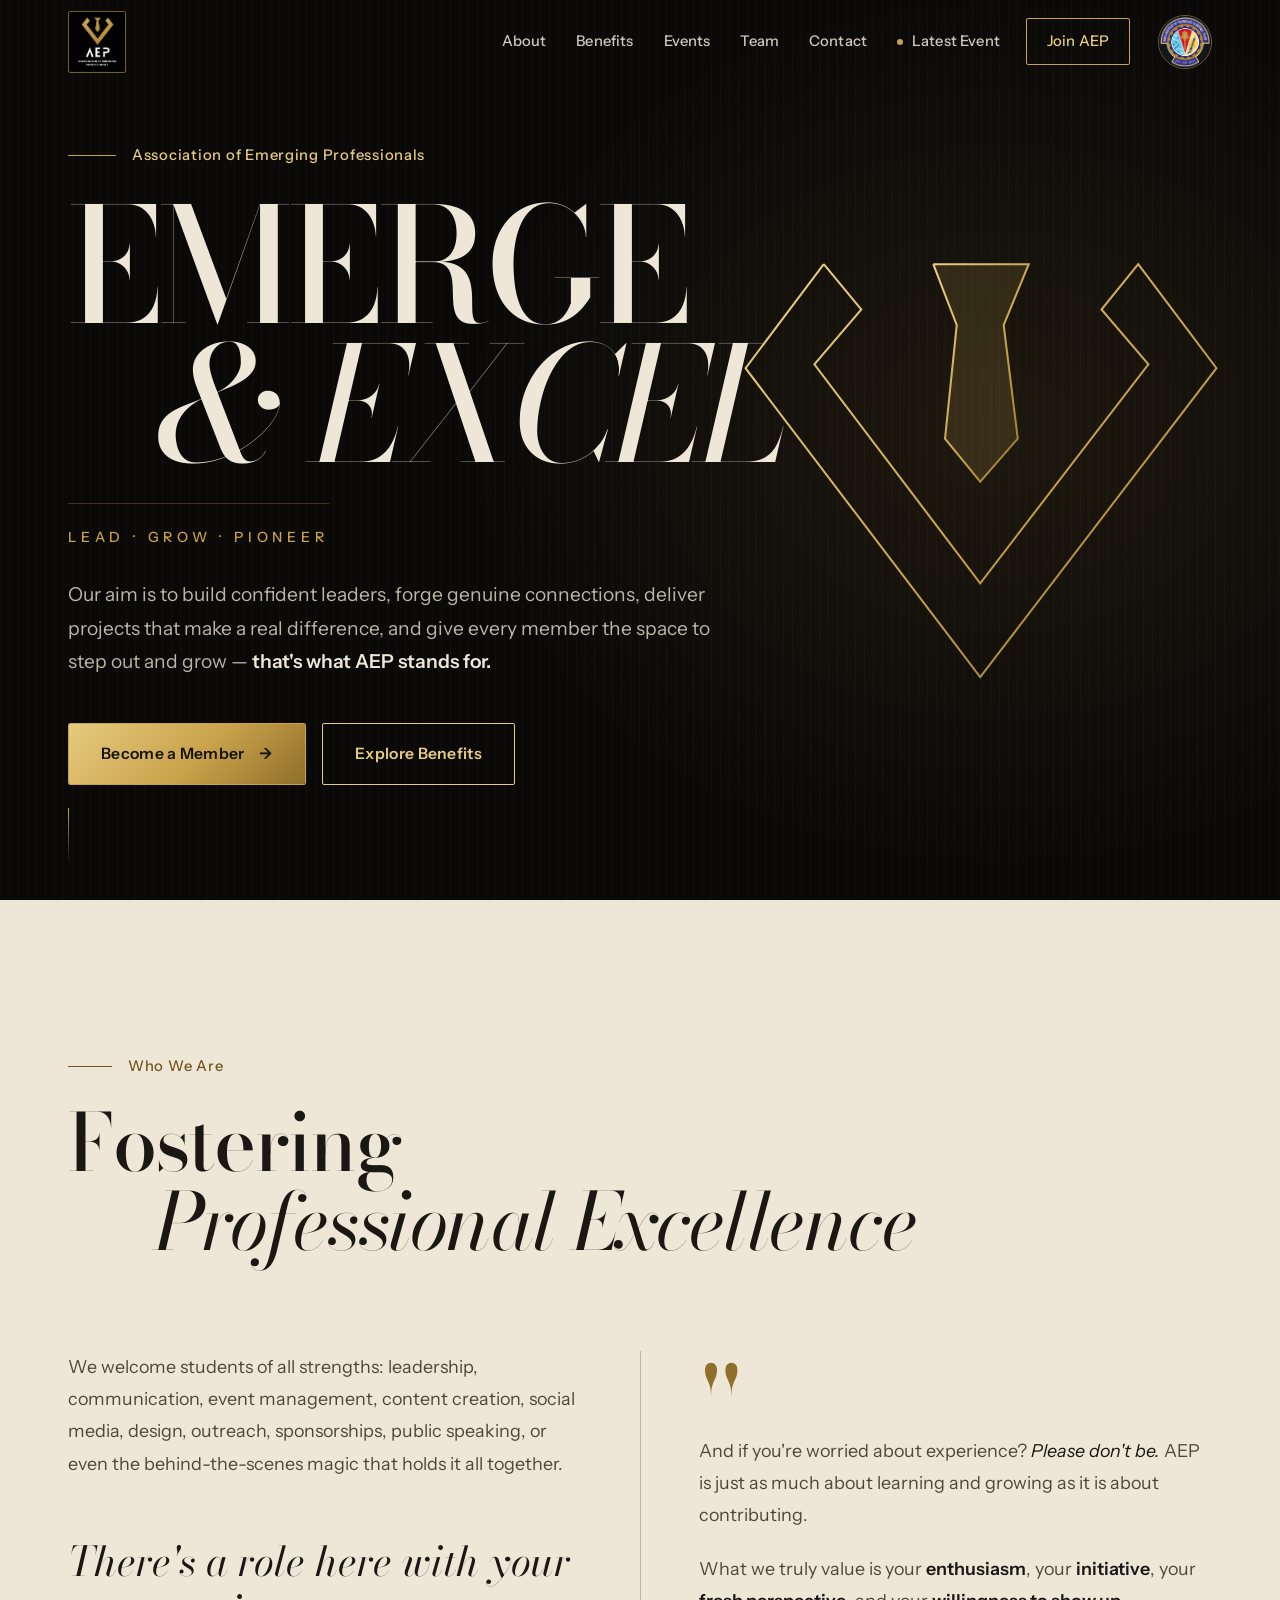
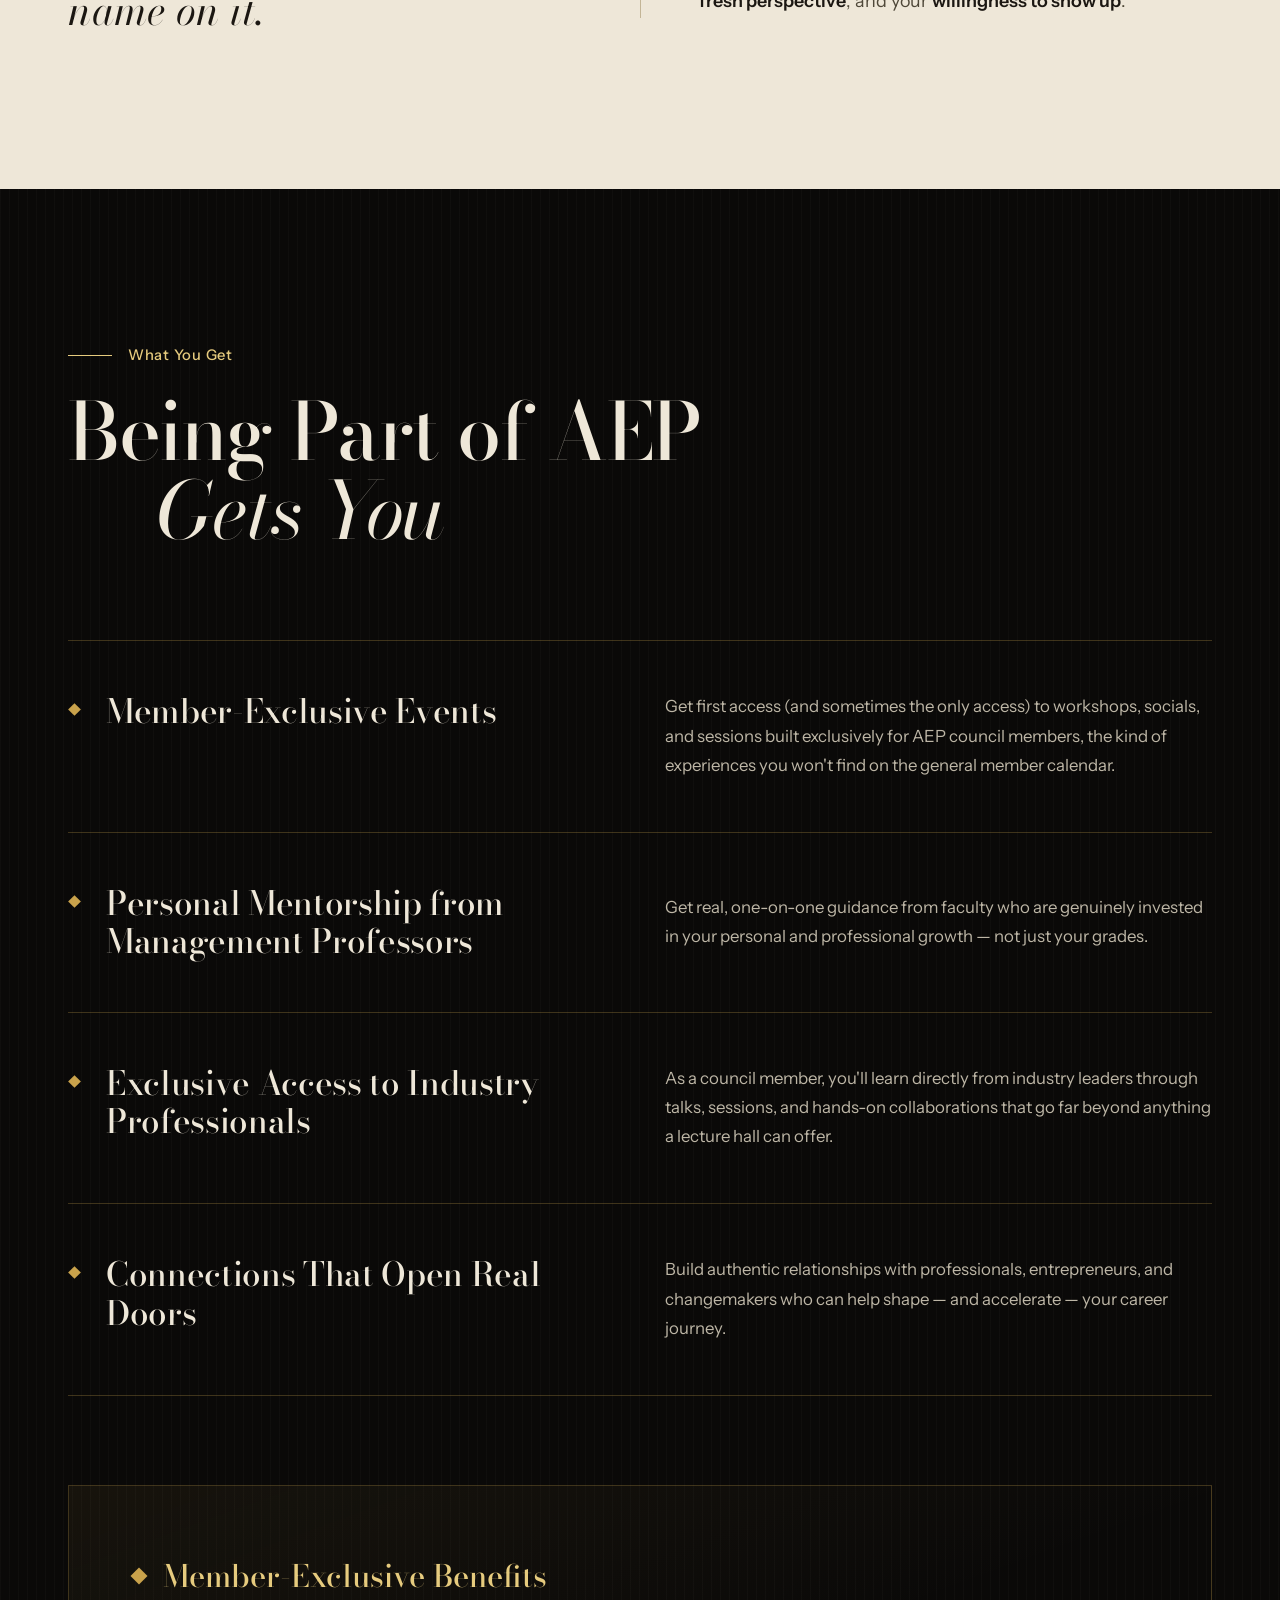
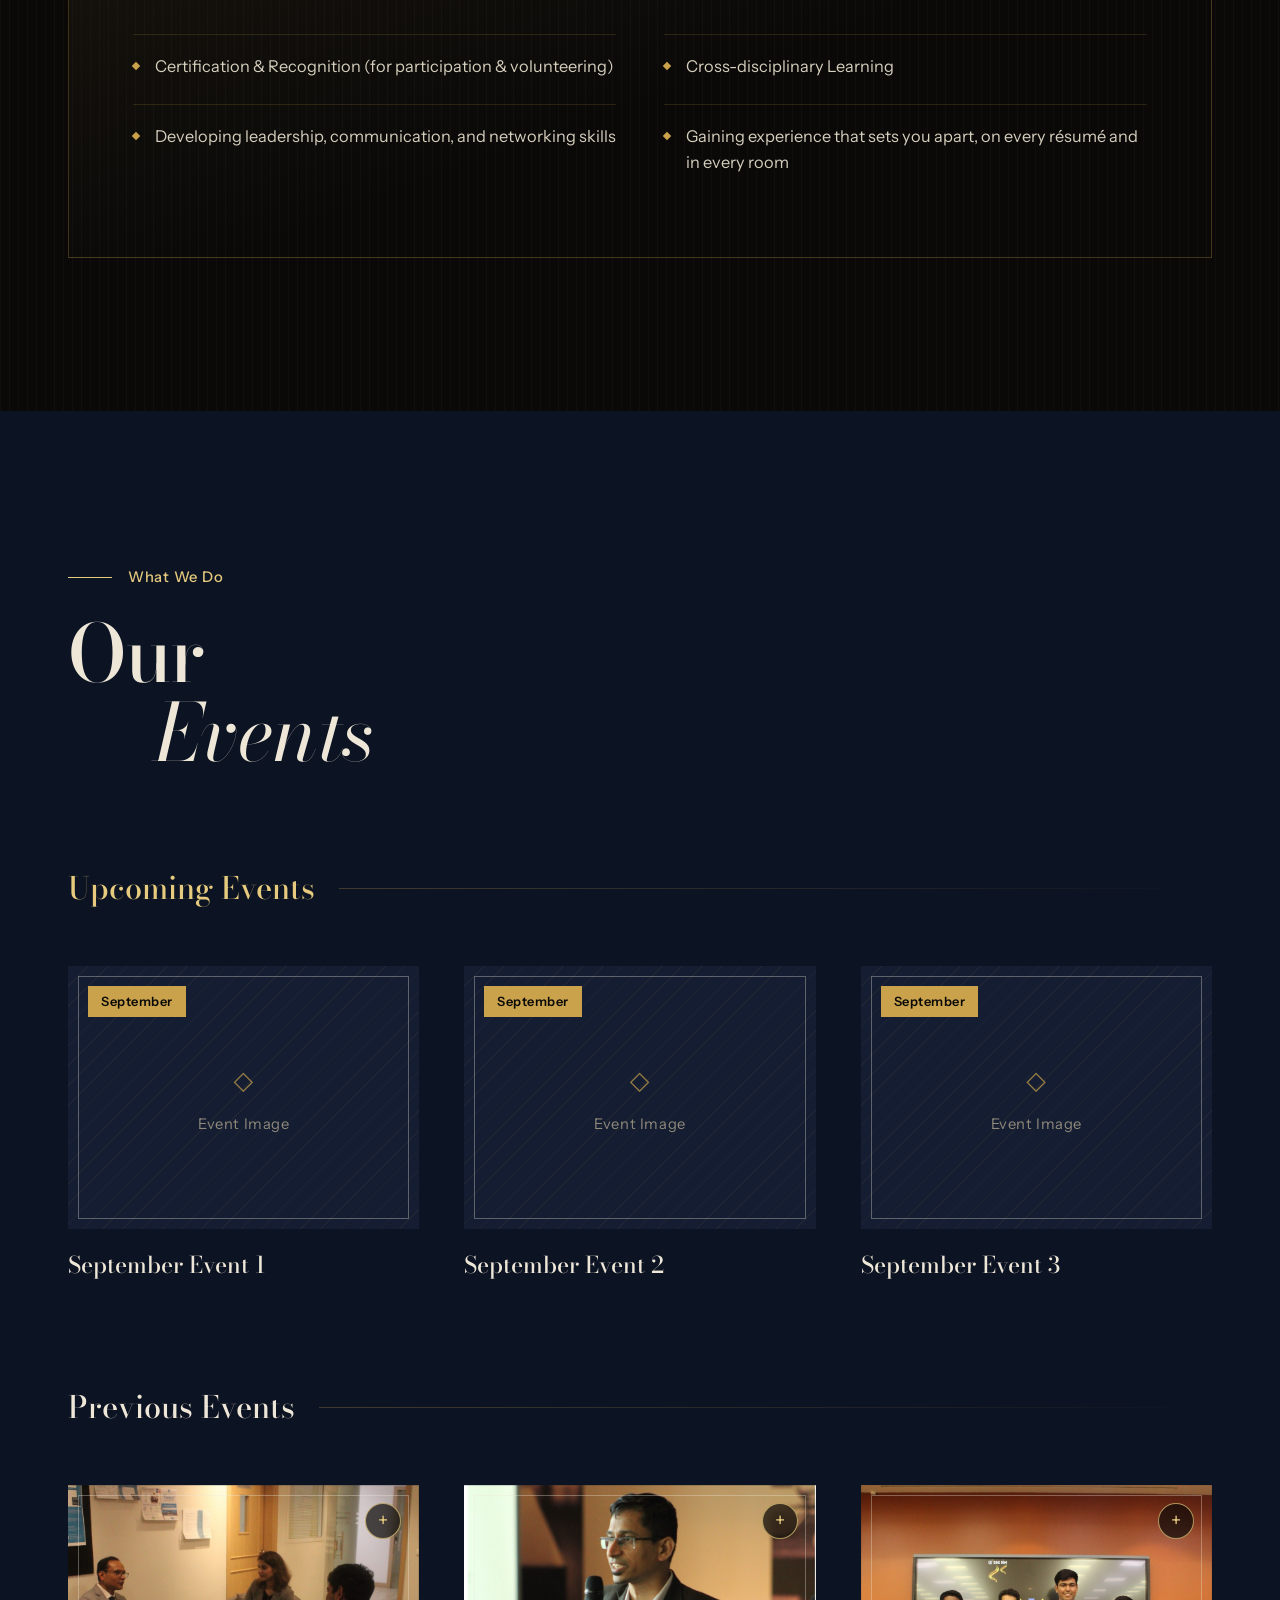
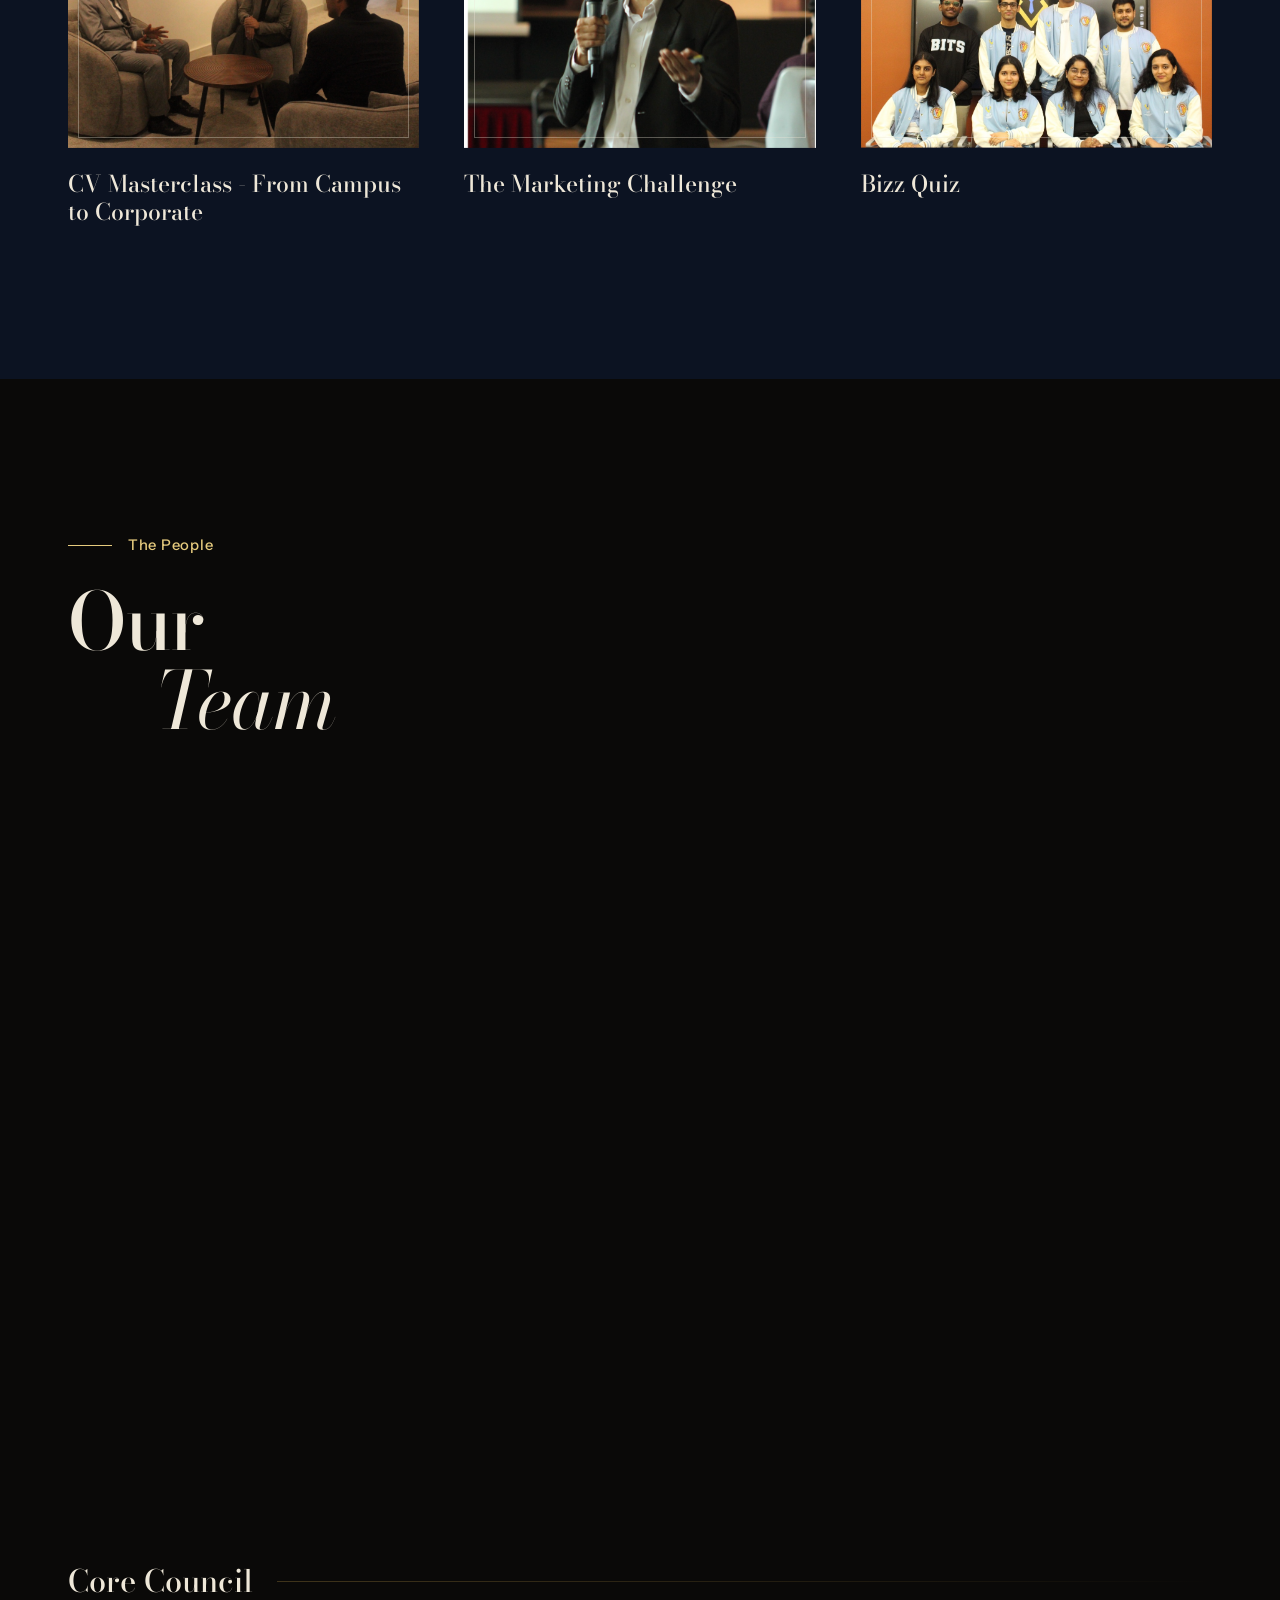
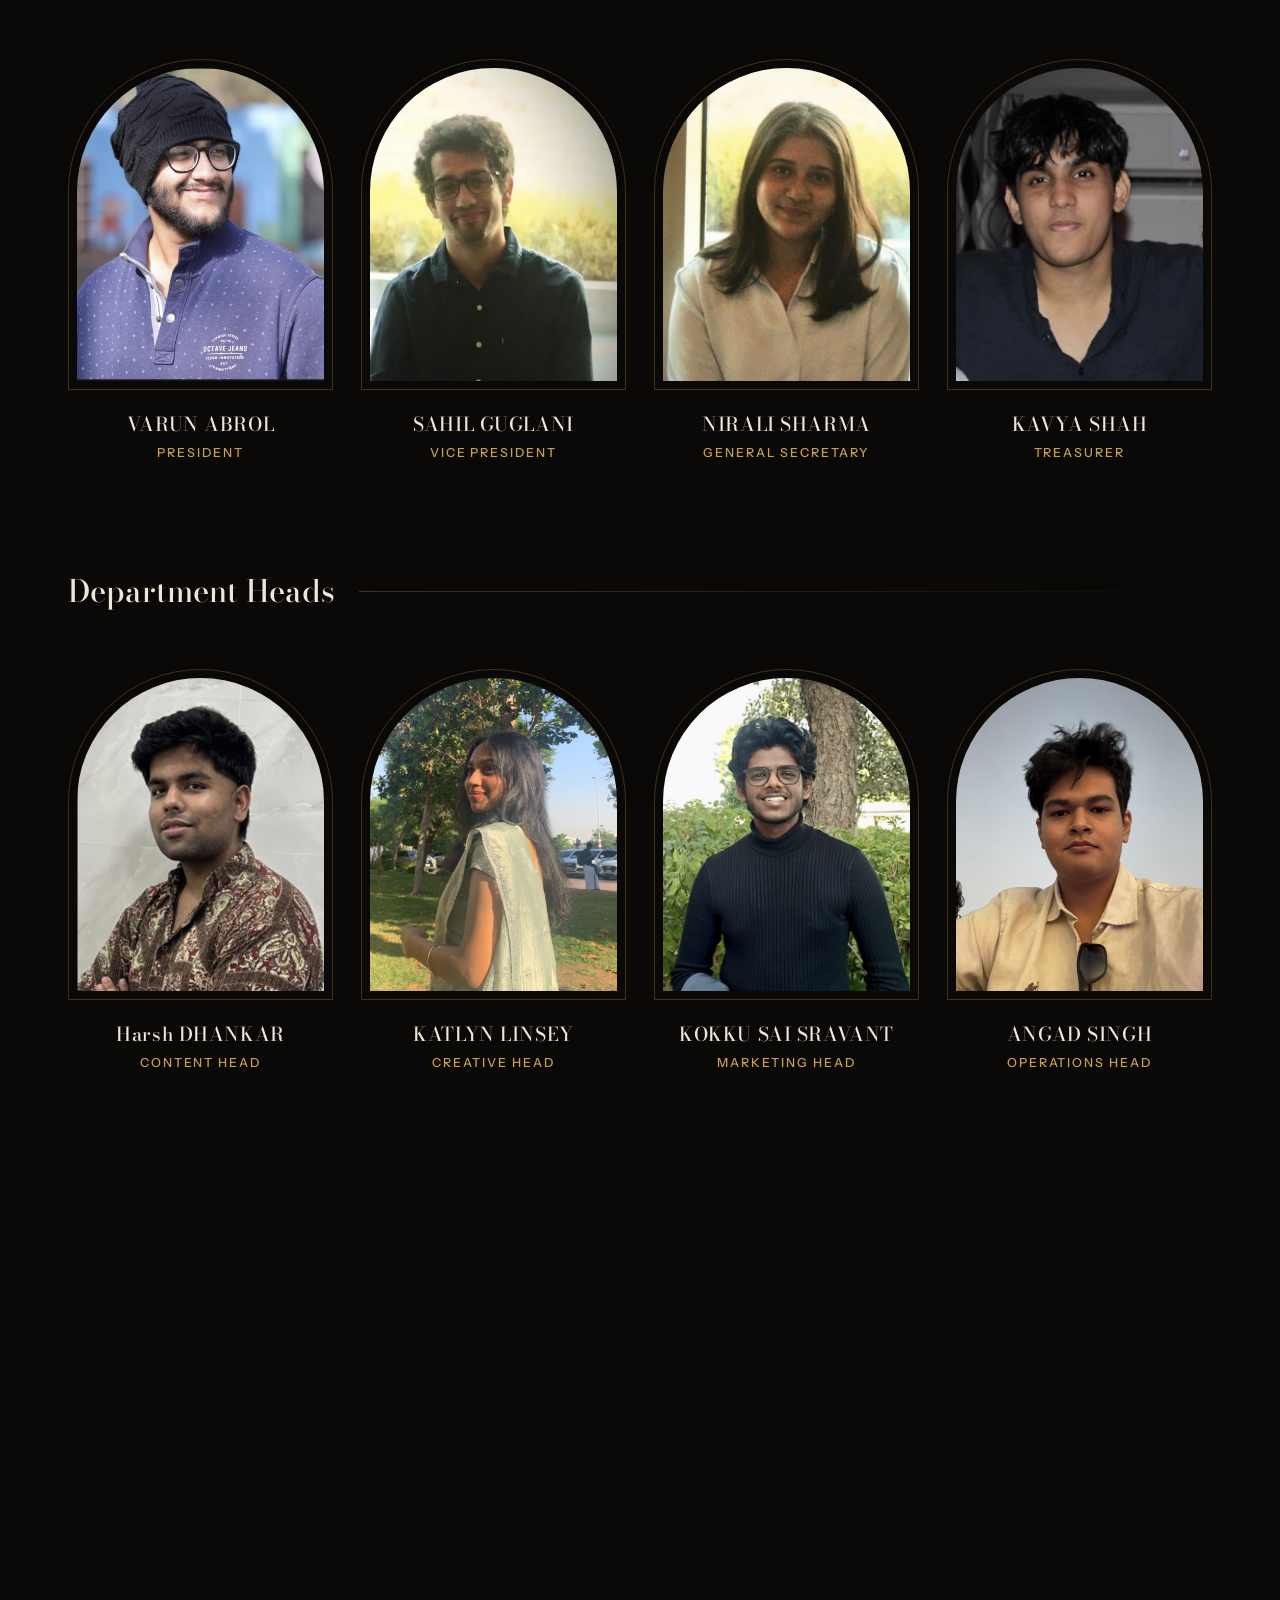
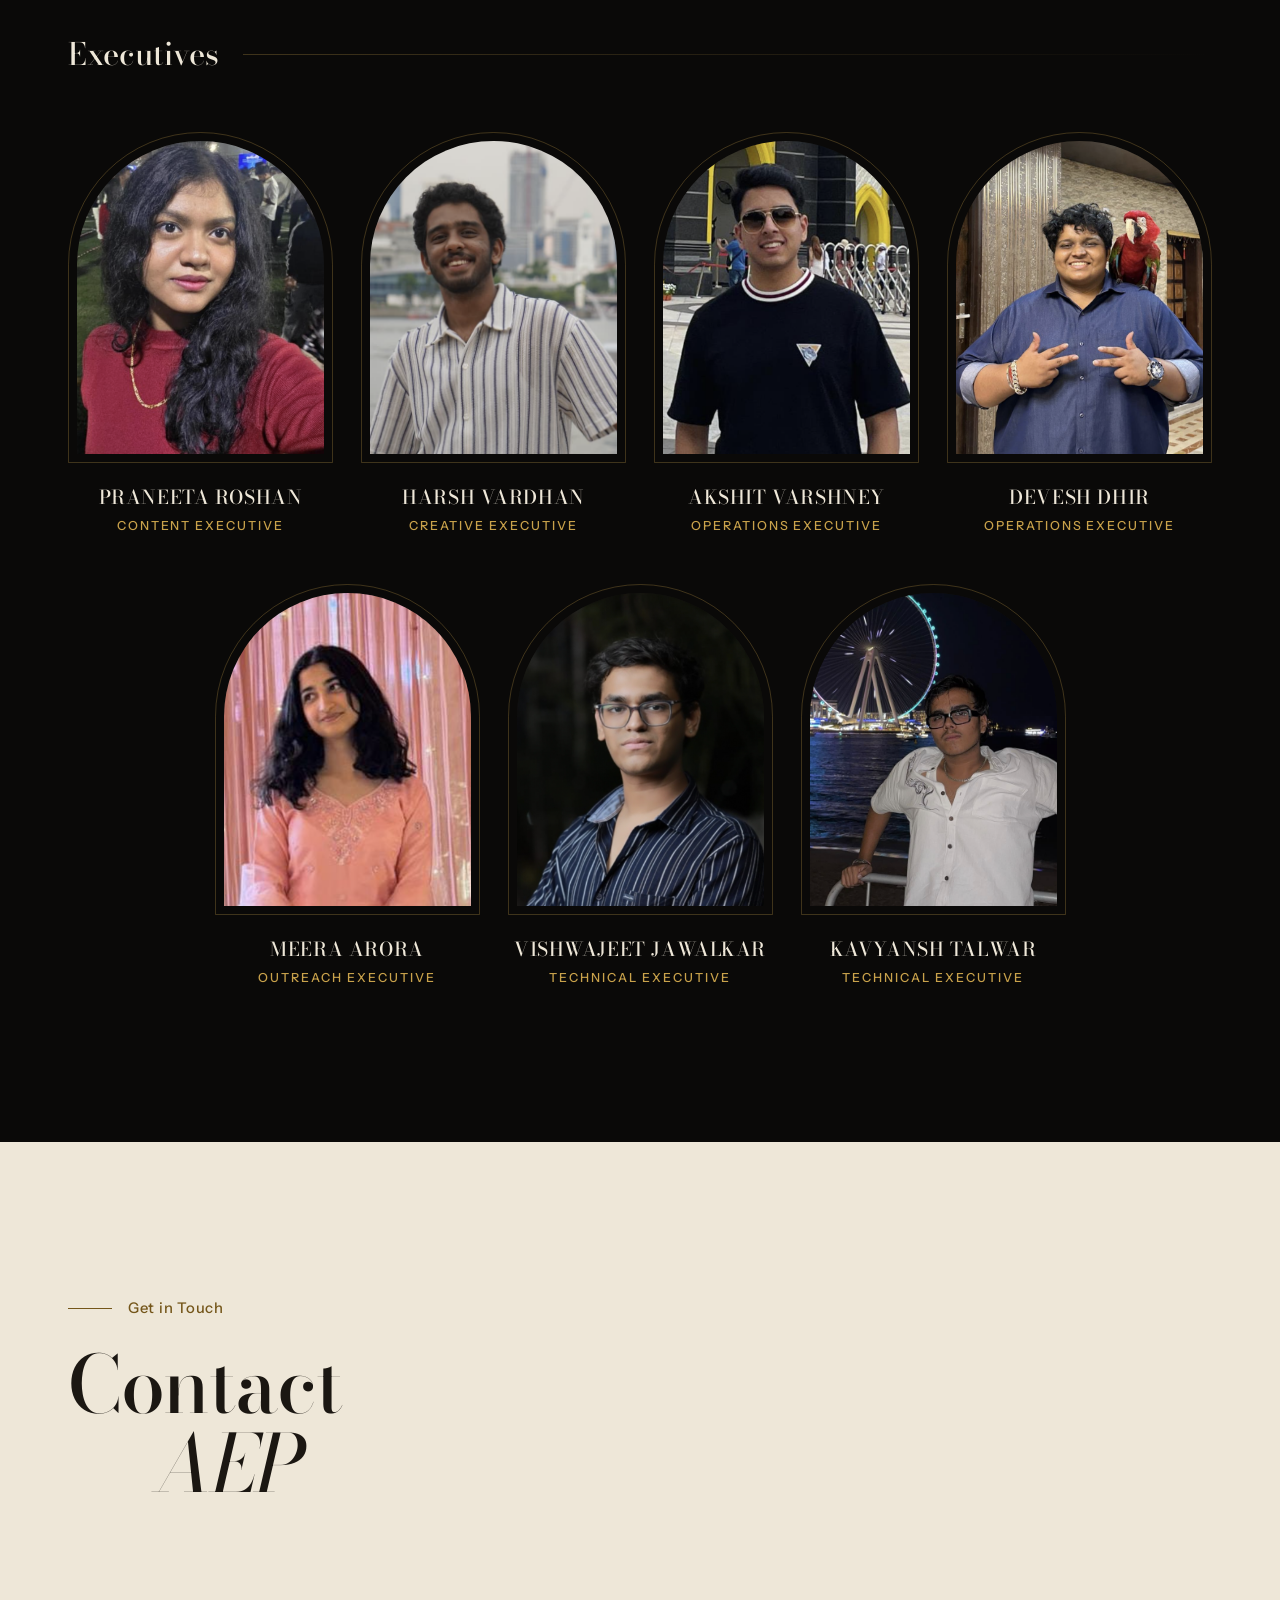
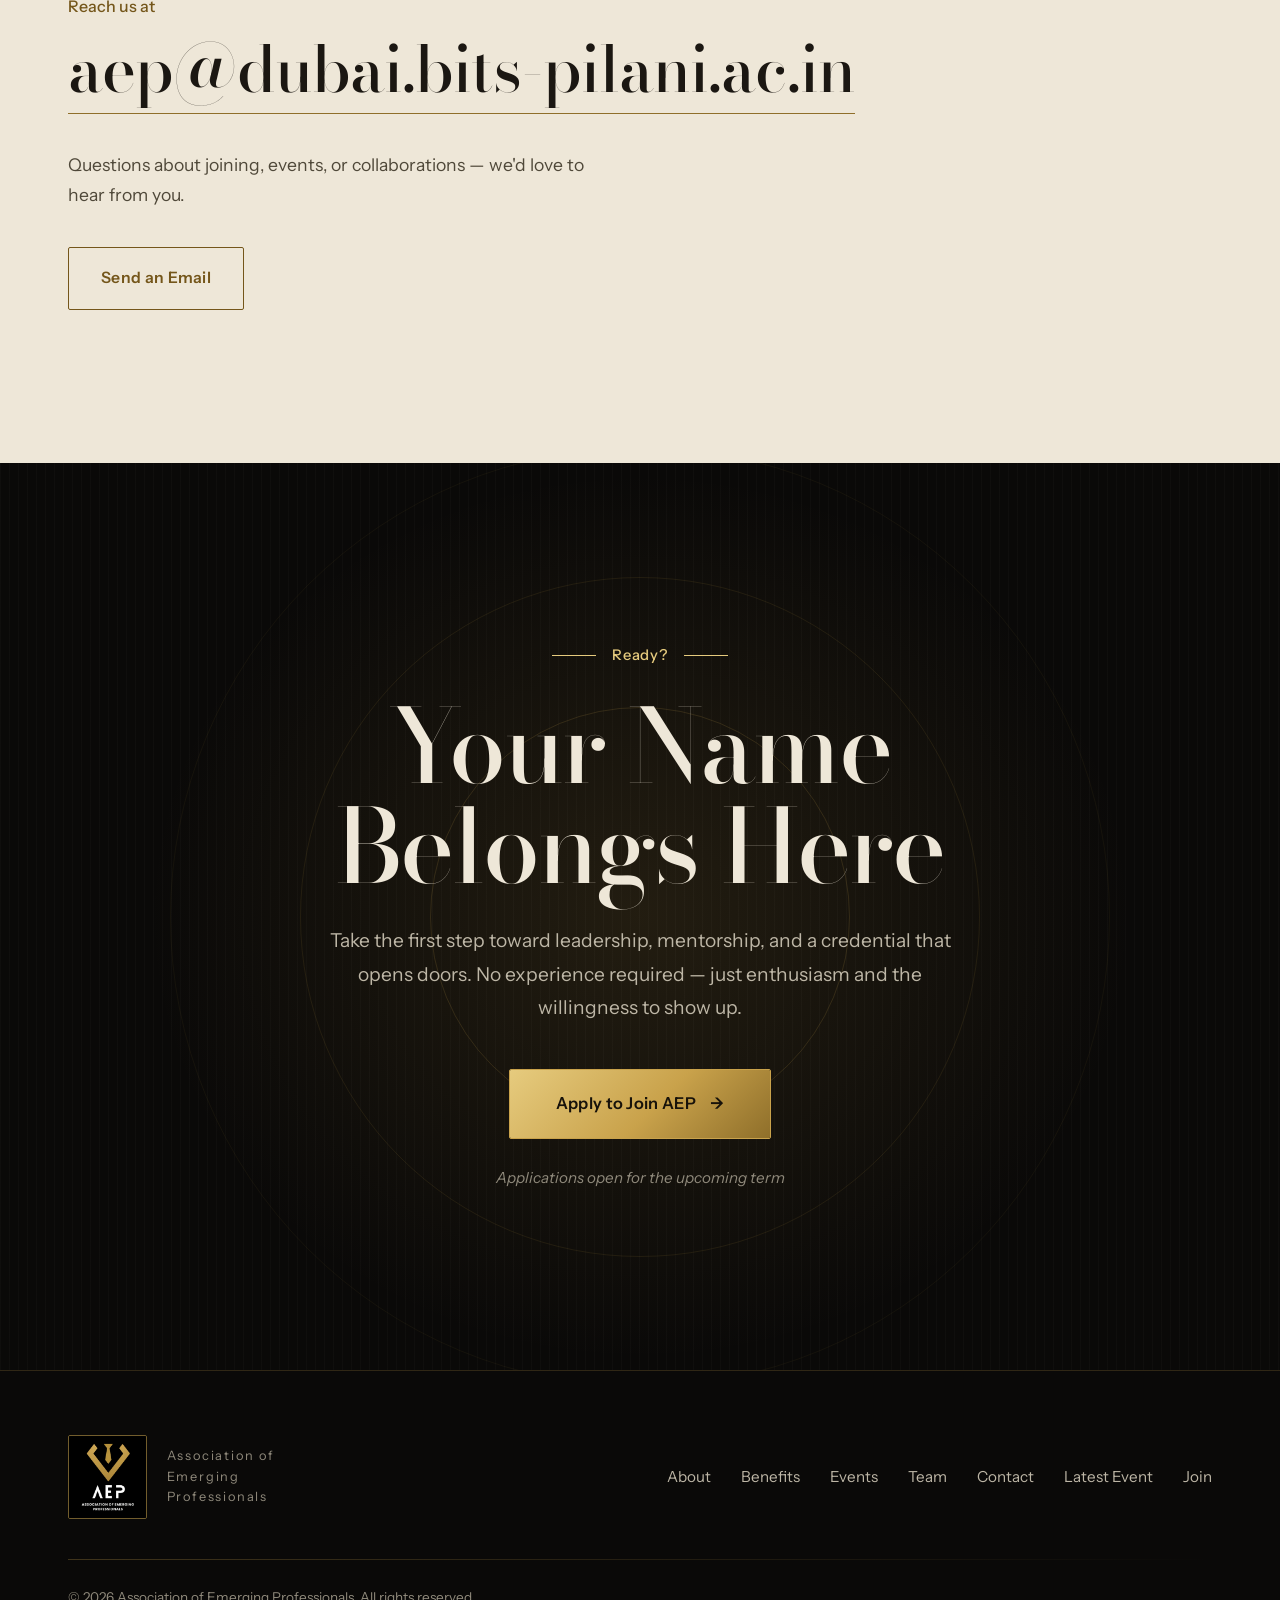
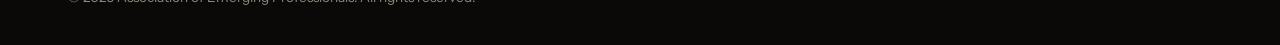
<file: index.html>
<!DOCTYPE html>
<html lang="en">
<head>
    <meta charset="UTF-8">
    <meta name="viewport" content="width=device-width, initial-scale=1.0">
    <meta name="description" content="Association of Emerging Professionals — Build leadership, meet inspiring people, and grow with AEP.">
    <title>AEP | Association of Emerging Professionals</title>
    <link rel="preconnect" href="https://fonts.googleapis.com">
    <link rel="preconnect" href="https://fonts.gstatic.com" crossorigin>
    <link href="https://fonts.googleapis.com/css2?family=Bodoni+Moda:ital,opsz,wght@0,6..96,400;0,6..96,500;0,6..96,600;0,6..96,700;1,6..96,400;1,6..96,500&family=Instrument+Sans:wght@400;500;600&display=swap" rel="stylesheet">
    <script>document.documentElement.classList.add('js');</script>
    <link rel="stylesheet" href="style.css">
</head>
<body>

    <!-- Preloader -->
    <div class="preloader" id="preloader">
        <div class="preloader-inner">
            <div class="preloader-logo">
                <img src="assets/aep-logo.jpeg" alt="AEP" class="preloader-logo-img">
            </div>
            <div class="preloader-bar"><div class="preloader-fill"></div></div>
            <p class="preloader-text">ASSOCIATION OF EMERGING PROFESSIONALS</p>
        </div>
    </div>

    <!-- Navigation -->
    <header class="navbar" id="navbar">
        <div class="nav-container">
            <a href="#hero" class="nav-logo">
                <img src="assets/aep-logo.jpeg" alt="AEP — Association of Emerging Professionals" class="logo-img">
            </a>
            <button class="nav-toggle" id="navToggle" aria-label="Toggle navigation">
                <span></span><span></span><span></span>
            </button>
            <nav class="nav-links" id="navLinks">
                <a href="#about" class="nav-link">About</a>
                <a href="#benefits" class="nav-link">Benefits</a>
                <a href="#events" class="nav-link">Events</a>
                <a href="#team" class="nav-link">Team</a>
                <a href="#contact" class="nav-link">Contact</a>
                <a href="latest-event.html" class="nav-link nav-link--event">Latest Event</a>
                <a href="#join" class="nav-link nav-cta">Join AEP</a>
            </nav>
            <div class="nav-brand-markers" aria-label="Institution logos">
                <img src="assets/bitslogo.jpeg" alt="BITS logo" class="logo-img bits-logo-img">
            </div>
        </div>
    </header>

    <main>

        <!-- Hero -->
        <section class="hero" id="hero">
            <svg class="hero-lapel" viewBox="0 0 1080 760" aria-hidden="true" focusable="false">
                <defs>
                    <linearGradient id="brass" x1="0" y1="0" x2="1" y2="1">
                        <stop offset="0" stop-color="#E9CF86"/>
                        <stop offset="0.55" stop-color="#C9A24B"/>
                        <stop offset="1" stop-color="#8F6F2A"/>
                    </linearGradient>
                </defs>
                <path class="lapel-line lapel-line--outer" pathLength="1" d="M350 112 L250 245 L550 640 L852 245 L752 112 L705 170 L765 240 L550 520 L338 240 L398 170 Z"/>
                <path class="lapel-line lapel-line--tie" pathLength="1" d="M490 112 L612 112 L580 190 L598 335 L550 390 L505 335 L520 190 Z"/>
            </svg>
            <div class="hero-content">
                <div class="hero-badge reveal">
                    Association of Emerging Professionals
                </div>
                <h1 class="hero-title reveal">
                    <span class="dual-text" data-text="EMERGE">EMERGE</span>
                    <span class="dual-text dual-text--gold" data-text="&amp; EXCEL">&amp; EXCEL</span>
                </h1>
                <p class="hero-subtitle reveal">LEAD · GROW · PIONEER</p>
                <div class="hero-divider reveal" aria-hidden="true">
                    <span class="divider-line"></span>
                    <span class="divider-diamond"></span>
                    <span class="divider-line"></span>
                </div>
                <p class="hero-desc reveal">
                    Our aim is to build confident leaders, forge genuine connections, deliver projects that make a real difference, and give every member the space to step out and grow — <strong>that's what AEP stands for.</strong>
                </p>
                <div class="hero-actions reveal">
                    <a href="#join" class="btn btn-primary btn-magnetic">
                        <span class="btn-bg"></span>
                        <span class="btn-text">Become a Member</span>
                        <span class="btn-icon">→</span>
                    </a>
                    <a href="#benefits" class="btn btn-outline btn-magnetic">
                        <span class="btn-bg"></span>
                        <span class="btn-text">Explore Benefits</span>
                    </a>
                </div>
            </div>
            <div class="hero-scroll reveal" aria-hidden="true">
                <div class="scroll-line"></div>
            </div>
        </section>

        <!-- About -->
        <section class="section about" id="about">
            <div class="container">
                <div class="section-header reveal">
                    <span class="section-tag">Who We Are</span>
                    <h2 class="section-title dual-heading">
                        <span>Fostering</span>
                        <span class="gold">Professional Excellence</span>
                    </h2>
                    <div class="section-flourish" aria-hidden="true"></div>
                </div>
                <div class="about-grid">
                    <div class="about-card reveal">
                        <div class="card-glow"></div>
                        <div class="card-border"></div>
                        <div class="card-content">
                            <p>We welcome students of all strengths: leadership, communication, event management, content creation, social media, design, outreach, sponsorships, public speaking, or even the behind-the-scenes magic that holds it all together.</p>
                            <p class="highlight-text">There's a role here with your name on it.</p>
                        </div>
                    </div>
                    <div class="about-card about-card--accent reveal">
                        <div class="card-glow"></div>
                        <div class="card-border"></div>
                        <div class="card-content">
                            <div class="quote-mark" aria-hidden="true">"</div>
                            <p>And if you're worried about experience? <em>Please don't be.</em> AEP is just as much about learning and growing as it is about contributing.</p>
                            <p>What we truly value is your <strong>enthusiasm</strong>, your <strong>initiative</strong>, your <strong>fresh perspective</strong>, and your <strong>willingness to show up</strong>.</p>
                        </div>
                    </div>
                </div>
            </div>
        </section>

        <!-- Benefits -->
        <section class="section benefits" id="benefits">
            <div class="container">
                <div class="section-header reveal">
                    <span class="section-tag">What You Get</span>
                    <h2 class="section-title dual-heading">
                        <span>Being Part of AEP</span>
                        <span class="gold">Gets You</span>
                    </h2>
                    <div class="section-flourish" aria-hidden="true"></div>
                </div>
                <div class="benefits-grid">

                    <article class="benefit-card reveal" data-tilt>
                        <div class="benefit-icon"></div>
                        <h3 class="benefit-title">Member-Exclusive Events</h3>
                        <p class="benefit-desc">Get first access (and sometimes the only access) to workshops, socials, and sessions built exclusively for AEP council members, the kind of experiences you won't find on the general member calendar.</p>
                        <div class="benefit-glow"></div>
                    </article>

                    <article class="benefit-card reveal" data-tilt>
                        <div class="benefit-icon"></div>
                        <h3 class="benefit-title">Personal Mentorship from Management Professors</h3>
                        <p class="benefit-desc">Get real, one-on-one guidance from faculty who are genuinely invested in your personal and professional growth — not just your grades.</p>
                        <div class="benefit-glow"></div>
                    </article>

                    <article class="benefit-card reveal" data-tilt>
                        <div class="benefit-icon"></div>
                        <h3 class="benefit-title">Exclusive Access to Industry Professionals</h3>
                        <p class="benefit-desc">As a council member, you'll learn directly from industry leaders through talks, sessions, and hands-on collaborations that go far beyond anything a lecture hall can offer.</p>
                        <div class="benefit-glow"></div>
                    </article>

                    <article class="benefit-card reveal" data-tilt>
                        <div class="benefit-icon"></div>
                        <h3 class="benefit-title">Connections That Open Real Doors</h3>
                        <p class="benefit-desc">Build authentic relationships with professionals, entrepreneurs, and changemakers who can help shape — and accelerate — your career journey.</p>
                        <div class="benefit-glow"></div>
                    </article>

                </div>

                <!-- More benefits -->
                <div class="more-benefits reveal">
                    <div class="more-benefits-header">
                        <span class="more-star"></span>
                        <h3>Member-Exclusive Benefits</h3>
                    </div>
                    <ul class="more-list">
                        <li class="more-item reveal">
                            <span class="more-bullet"></span>
                            Certification &amp; Recognition (for participation &amp; volunteering)
                        </li>
                        <li class="more-item reveal">
                            <span class="more-bullet"></span>
                            Cross-disciplinary Learning
                        </li>
                        <li class="more-item reveal">
                            <span class="more-bullet"></span>
                            Developing leadership, communication, and networking skills
                        </li>
                        <li class="more-item reveal">
                            <span class="more-bullet"></span>
                            Gaining experience that sets you apart, on every résumé and in every room
                        </li>
                    </ul>
                </div>
            </div>
        </section>

        <!-- Events -->
        <section class="section events" id="events">
            <div class="container">
                <div class="section-header reveal">
                    <span class="section-tag">What We Do</span>
                    <h2 class="section-title dual-heading">
                        <span>Our</span>
                        <span class="gold">Events</span>
                    </h2>
                    <div class="section-flourish" aria-hidden="true"></div>
                </div>

                <!-- Upcoming Events -->
                <div class="events-block events-block--upcoming reveal">
                    <h3 class="events-subtitle events-subtitle--upcoming">
                        <span class="events-subtitle-line"></span>
                        Upcoming Events
                        <span class="events-subtitle-line"></span>
                    </h3>
                    <div class="events-grid">
                        <article class="event-card event-card--upcoming reveal" data-tilt>
                            <div class="event-badge">September</div>
                            <div class="event-media">
                                <!-- TODO: replace with September event photo. Image path: assets/events/sept-1.jpg, alt text: September Event 1 -->
                                <div class="event-placeholder">
                                    <span class="event-placeholder-icon">◇</span>
                                    <span>Event Image</span>
                                </div>
                            </div>
                            <h4 class="event-title">September Event 1</h4>
                            <div class="event-glow"></div>
                        </article>
                        <article class="event-card event-card--upcoming reveal" data-tilt>
                            <div class="event-badge">September</div>
                            <div class="event-media">
                                <!-- TODO: replace with September event photo. Image path: assets/events/sept-2.jpg, alt text: September Event 2 -->
                                <div class="event-placeholder">
                                    <span class="event-placeholder-icon">◇</span>
                                    <span>Event Image</span>
                                </div>
                            </div>
                            <h4 class="event-title">September Event 2</h4>
                            <div class="event-glow"></div>
                        </article>
                        <article class="event-card event-card--upcoming reveal" data-tilt>
                            <div class="event-badge">September</div>
                            <div class="event-media">
                                <!-- TODO: replace with September event photo. Image path: assets/events/sept-3.jpg, alt text: September Event 3 -->
                                <div class="event-placeholder">
                                    <span class="event-placeholder-icon">◇</span>
                                    <span>Event Image</span>
                                </div>
                            </div>
                            <h4 class="event-title">September Event 3</h4>
                            <div class="event-glow"></div>
                        </article>
                    </div>
                </div>

                <!-- Previous Events -->
                <div class="events-block events-block--previous reveal">
                    <h3 class="events-subtitle">
                        <span class="events-subtitle-line"></span>
                        Previous Events
                        <span class="events-subtitle-line"></span>
                    </h3>
                    <div class="events-grid">
                        <article class="event-card event-card--previous event-card--flip reveal" data-tilt>
                            <button class="event-info-toggle" type="button" aria-expanded="false" aria-label="Toggle event description">
                                <span aria-hidden="true">+</span>
                            </button>
                            <div class="event-media event-media--flip">
                                <div class="event-face event-face--front">
                                    <img src="assets/cv_masterclass.png" alt="CV Masterclass - From Campus to Corporate" loading="lazy">
                                </div>
                                <div class="event-face event-face--back">
                                    <p class="event-description">CV Masterclass - From Campus to Corporate was a hands-on career-readiness workshop built to help students bridge the gap between university and the professional world. The session covered what actually matters in today's job market; from crafting a resume that stands out, to decoding how corporate recruitment really works. Participants also walked through interview preparation techniques and strategies for adapting to a professional environment, leaving with practical, actionable tools for their next career move.</p>
                                </div>
                            </div>
                            <h4 class="event-title">CV Masterclass - From Campus to Corporate</h4>
                            <div class="event-glow"></div>
                        </article>
                        <article class="event-card event-card--previous event-card--flip reveal" data-tilt>
                            <button class="event-info-toggle" type="button" aria-expanded="false" aria-label="Toggle event description">
                                <span aria-hidden="true">+</span>
                            </button>
                            <div class="event-media event-media--flip">
                                <div class="event-face event-face--front">
                                    <img src="assets/marketing.png" alt="The Marketing Challenge" loading="lazy">
                                </div>
                                <div class="event-face event-face--back">
                                    <p class="event-description">The Marketing Challenge 2026 brought theory to life, pushing students into live marketing scenarios where creativity, communication, and strategic thinking were tested in real time. Partnering with Street Origins (Fragrance World), the event featured the brand's own Brand Manager as judge, giving participants a genuine taste of industry-level evaluation. Teams battled through three high-impact rounds; Brand Recall, a 90-Second Skit, and an Investor Pitch, each designed to sharpen a different skill, from spontaneous thinking to structured persuasion. Team Velocity took home the win and the AED 300 prize, with participation certificates awarded across the board.</p>
                                </div>
                            </div>
                            <h4 class="event-title">The Marketing Challenge</h4>
                            <div class="event-glow"></div>
                        </article>
                        <article class="event-card event-card--previous event-card--flip reveal" data-tilt>
                            <button class="event-info-toggle" type="button" aria-expanded="false" aria-label="Toggle event description">
                                <span aria-hidden="true">+</span>
                            </button>
                            <div class="event-media event-media--flip">
                                <div class="event-face event-face--front">
                                    <img src="assets/biz_quiz.jpeg" alt="Bizz Quiz" loading="lazy">
                                </div>
                                <div class="event-face event-face--back">
                                    <p class="event-description">Bizz Quiz returned for its second edition, organized by AEP's newly elected council with an upgraded question bank and a sharper competition format. Building on the flagship quiz's foundation, this edition brought fresh, current business questions and refined judging criteria to raise the bar even further. The competition closed out with a high-stakes buzzer round and a hard-fought battle for the overall title, with cash prizes up for grabs for both, ending the season on a high-energy note!</p>
                                </div>
                            </div>
                            <h4 class="event-title">Bizz Quiz</h4>
                            <div class="event-glow"></div>
                        </article>
                    </div>
                </div>
            </div>
        </section>

        <!-- Team -->
        <section class="section team" id="team">
            <div class="container">
                <div class="section-header reveal">
                    <span class="section-tag">The People</span>
                    <h2 class="section-title dual-heading">
                        <span>Our</span>
                        <span class="gold">Team</span>
                    </h2>
                    <div class="section-flourish" aria-hidden="true"></div>
                </div>

                <!-- Mentors -->
                <div class="team-block reveal">
                    <h3 class="team-subtitle">
                        <span class="team-subtitle-line"></span>
                        Faculty Coordinators
                        <span class="team-subtitle-line"></span>
                    </h3>
                    <div class="team-mentors-grid">
                        <article class="team-card team-card--mentor reveal" data-tilt>
                            <div class="team-photo-ring">
                                <div class="team-photo">
                                    <img src="assets/mentor-1.png" alt="Dr. Sartaj Rather Rasool" loading="lazy">
                                </div>
                            </div>
                            <h4 class="team-name">Dr. Sartaj Rather Rasool</h4>
                            <p class="team-role">FIC</p>
                            <div class="team-glow"></div>
                        </article>
                        <article class="team-card team-card--mentor reveal" data-tilt>
                            <div class="team-photo-ring">
                                <div class="team-photo">               
                                    <img src="assets/mentor-2.png" alt="Dr. Darshita Fulara Gunwant" loading="lazy">
                                </div>
                            </div>
                            <h4 class="team-name">Dr. Darshita Fulara Gunwant</h4>
                            <p class="team-role">CO-FIC</p>
                            <div class="team-glow"></div>
                        </article>
                        <article class="team-card team-card--mentor reveal" data-tilt>
                            <div class="team-photo-ring">
                                <div class="team-photo">
                                    <img src="assets/mentor-3.png" alt="Dr. Asgar Ali" loading="lazy">
                                </div>
                            </div>
                            <h4 class="team-name">Dr. Asgar Ali</h4>
                            <p class="team-role">Mentor</p>
                            <div class="team-glow"></div>
                        </article>
                    </div>
                </div>

                <!-- Council -->
                <div class="team-block team-block--council reveal">
                    <h3 class="team-subtitle team-subtitle--council">
                        <span class="team-subtitle-line"></span>
                        Core Council
                        <span class="team-subtitle-line"></span>
                    </h3>
                    <div class="team-grid">
                        <article class="team-card reveal" data-tilt>
                            <div class="team-photo team-photo--member">
                                <div class="team-photo-placeholder">
                                    <img src="assets/core.1.png" alt="VARUN ABROL" loading="lazy">
                                </div>
                            </div>
                            <h4 class="team-name">VARUN ABROL</h4>
                            <p class="team-role">PRESIDENT</p>
                            <div class="team-glow"></div>
                        </article>
                        <article class="team-card reveal" data-tilt>
                            <div class="team-photo team-photo--member">
                                <div class="team-photo-placeholder">
                                    <img src="assets/core.2.png" alt="SAHIL GUGLANI" loading="lazy">
                                </div>
                            </div>
                            <h4 class="team-name">SAHIL GUGLANI</h4>
                            <p class="team-role">VICE PRESIDENT</p>
                            <div class="team-glow"></div>
                        </article>
                        <article class="team-card reveal" data-tilt>
                            <div class="team-photo team-photo--member">
                                <div class="team-photo-placeholder">
                                    <img src="assets/core.3.png" alt="NIRALI SHARMA" loading="lazy">
                                </div>
                            </div>
                            <h4 class="team-name">NIRALI SHARMA</h4>
                            <p class="team-role">GENERAL SECRETARY</p>
                            <div class="team-glow"></div>
                        </article>
                        <article class="team-card reveal" data-tilt>
                            <div class="team-photo team-photo--member">
                                <div class="team-photo-placeholder">
                                    <img src="assets/core.4.png" alt="KAVYA SHAH" loading="lazy">
                                </div>
                            </div>
                            <h4 class="team-name">KAVYA SHAH</h4>
                            <p class="team-role">TREASURER</p>
                            <div class="team-glow"></div>
                        </article>
                    </div>
                </div>

                <!-- Department Heads -->
                <div class="team-block team-block--department-heads reveal">
                    <h3 class="team-subtitle team-subtitle--council">
                        <span class="team-subtitle-line"></span>
                        Department Heads
                        <span class="team-subtitle-line"></span>
                    </h3>
                    <div class="team-grid">
                        <article class="team-card reveal" data-tilt>
                            <div class="team-photo team-photo--member">
                                <div class="team-photo-placeholder"><img src="assets/core.6.png" alt="Harsh DHANKAR" loading="lazy"></div>
                            </div>
                            <h4 class="team-name">Harsh DHANKAR</h4>
                            <p class="team-role">CONTENT HEAD</p>
                            <div class="team-glow"></div>
                        </article>
                        <article class="team-card reveal" data-tilt>
                            <div class="team-photo team-photo--member">
                                <div class="team-photo-placeholder"><img src="assets/core.7.png" alt="KATLYN LINSEY" loading="lazy"></div>
                            </div>
                            <h4 class="team-name">KATLYN LINSEY</h4>
                            <p class="team-role">CREATIVE HEAD</p>
                            <div class="team-glow"></div>
                        </article>
                        <article class="team-card reveal" data-tilt>
                            <div class="team-photo team-photo--member">
                                <div class="team-photo-placeholder"><img src="assets/core.5.png" alt="KOKKU SAI SRAVANT" loading="lazy"></div>
                            </div>
                            <h4 class="team-name">KOKKU SAI SRAVANT</h4>
                            <p class="team-role">MARKETING HEAD</p>
                            <div class="team-glow"></div>
                        </article>
                        <article class="team-card reveal" data-tilt>
                            <div class="team-photo team-photo--member">
                                <div class="team-photo-placeholder"><img src="assets/ex.6.png" alt="ANGAD SINGH" loading="lazy"></div>
                            </div>
                            <h4 class="team-name">ANGAD SINGH</h4>
                            <p class="team-role">OPERATIONS HEAD</p>
                            <div class="team-glow"></div>
                        </article>
                        <article class="team-card reveal" data-tilt>
                            <div class="team-photo team-photo--member">
                                <div class="team-photo-placeholder"><img src="assets/ex.3.png" alt="SHASWAT PATHAK" loading="lazy"></div>
                            </div>
                            <h4 class="team-name">SHASWAT PATHAK</h4>
                            <p class="team-role">TECHNICAL Head</p>
                            <div class="team-glow"></div>
                        </article>
                    </div>
                </div>

                <!-- Executives -->
                <div class="team-block team-block--executives reveal">
                    <h3 class="team-subtitle team-subtitle--council">
                        <span class="team-subtitle-line"></span>
                        Executives
                        <span class="team-subtitle-line"></span>
                    </h3>
                    <div class="team-grid">
                        <article class="team-card reveal" data-tilt>
                            <div class="team-photo team-photo--member">
                                <div class="team-photo-placeholder"><img src="assets/ex.1.png" alt="PRANEETA ROSHAN" loading="lazy"></div>
                            </div>
                            <h4 class="team-name">PRANEETA ROSHAN</h4>
                            <p class="team-role">CONTENT EXECUTIVE</p>
                            <div class="team-glow"></div>
                        </article>
                        <article class="team-card reveal" data-tilt>
                            <div class="team-photo team-photo--member">
                                <div class="team-photo-placeholder"><img src="assets/ex.2.png" alt="HARSH VARDHAN" loading="lazy"></div>
                            </div>
                            <h4 class="team-name">HARSH VARDHAN</h4>
                            <p class="team-role">CREATIVE EXECUTIVE</p>
                            <div class="team-glow"></div>
                        </article>
                        <article class="team-card reveal" data-tilt>
                            <div class="team-photo team-photo--member">
                                <div class="team-photo-placeholder"><img src="assets/ex.7.png" alt="AKSHIT VARSHNEY" loading="lazy"></div>
                            </div>
                            <h4 class="team-name">AKSHIT VARSHNEY</h4>
                            <p class="team-role">OPERATIONS EXECUTIVE</p>
                            <div class="team-glow"></div>
                        </article>
                        <article class="team-card reveal" data-tilt>
                            <div class="team-photo team-photo--member">
                                <div class="team-photo-placeholder"><img src="assets/ex.8.png" alt="DEVESH DHIR" loading="lazy"></div>
                            </div>
                            <h4 class="team-name">DEVESH DHIR</h4>
                            <p class="team-role">OPERATIONS EXECUTIVE</p>
                            <div class="team-glow"></div>
                        </article>
                        <article class="team-card reveal" data-tilt>
                            <div class="team-photo team-photo--member">
                                <div class="team-photo-placeholder"><img src="assets/ex.9.png" alt="MEERA ARORA" loading="lazy"></div>
                            </div>
                            <h4 class="team-name">MEERA ARORA</h4>
                            <p class="team-role">OUTREACH EXECUTIVE</p>
                            <div class="team-glow"></div>
                        </article>
                        <article class="team-card reveal" data-tilt>
                            <div class="team-photo team-photo--member">
                                <div class="team-photo-placeholder"><img src="assets/ex.4.png" alt="VISHWAJEET JAWALKAR" loading="lazy"></div>
                            </div>
                            <h4 class="team-name">VISHWAJEET JAWALKAR</h4>
                            <p class="team-role">TECHNICAL EXECUTIVE</p>
                            <div class="team-glow"></div>
                        </article>
                        <article class="team-card reveal" data-tilt>
                            <div class="team-photo team-photo--member">
                                <div class="team-photo-placeholder"><img src="assets/ex.5.png" alt="KAVYANSH TALWAR" loading="lazy"></div>
                            </div>
                            <h4 class="team-name">KAVYANSH TALWAR</h4>
                            <p class="team-role">TECHNICAL EXECUTIVE</p>
                            <div class="team-glow"></div>
                        </article>
                    </div>
                </div>
            </div>
        </section>

        <!-- Contact -->
        <section class="section contact" id="contact">
            <div class="container">
                <div class="section-header reveal">
                    <span class="section-tag">Get in Touch</span>
                    <h2 class="section-title dual-heading">
                        <span>Contact</span>
                        <span class="gold">AEP</span>
                    </h2>
                    <div class="section-flourish" aria-hidden="true"></div>
                </div>
                <div class="contact-card reveal">
                    <div class="contact-glow"></div>
                    <div class="contact-icon" aria-hidden="true"></div>
                    <p class="contact-label">Reach us at</p>
                    <a href="mailto:aep@dubai.bits-pilani.ac.in" class="contact-email">aep@dubai.bits-pilani.ac.in</a>
                    <p class="contact-note">Questions about joining, events, or collaborations — we'd love to hear from you.</p>
                    <a href="mailto:aep@dubai.bits-pilani.ac.in" class="btn btn-outline btn-magnetic contact-btn">
                        <span class="btn-bg"></span>
                        <span class="btn-text">Send an Email</span>
                    </a>
                </div>
            </div>
        </section>

        <!-- Join CTA -->
        <section class="section join" id="join">
            <div class="join-bg" aria-hidden="true">
                <div class="join-ring join-ring--1"></div>
                <div class="join-ring join-ring--2"></div>
                <div class="join-ring join-ring--3"></div>
            </div>
            <div class="container">
                <div class="join-content reveal">
                    <div class="join-laurel join-laurel--left" aria-hidden="true"></div>
                    <div class="join-inner">
                        <span class="section-tag">Ready?</span>
                        <h2 class="join-title">Your Name Belongs Here</h2>
                        <p class="join-desc">Take the first step toward leadership, mentorship, and a credential that opens doors. No experience required — just enthusiasm and the willingness to show up.</p>
                        <a href="https://forms.gle/HB5ZLkx2e6LnfL7X7/" target="_blank" rel="noopener noreferrer" class="btn btn-primary btn-lg btn-magnetic btn-popup">
                            <span class="btn-bg"></span>
                            <span class="btn-text">Apply to Join AEP</span>
                            <span class="btn-icon">→</span>
                        </a>
                        <p class="join-note">Applications open for the upcoming term</p>
                    </div>
                    <div class="join-laurel join-laurel--right" aria-hidden="true"></div>
                </div>
            </div>
        </section>

    </main>

    <!-- Footer-->
    <footer class="footer">
        <div class="container">
            <div class="footer-top">
                <div class="footer-brand">
                    <img src="assets/aep-logo.jpeg" alt="AEP — Association of Emerging Professionals" class="footer-logo-img">
                    <div class="footer-full">Association of Emerging Professionals</div>
                </div>
                <nav class="footer-nav">
                    <a href="#about">About</a>
                    <a href="#benefits">Benefits</a>
                    <a href="#events">Events</a>
                    <a href="#team">Team</a>
                    <a href="#contact">Contact</a>
                    <a href="latest-event.html">Latest Event</a>
                    <a href="#join">Join</a>
                </nav>
            </div>
            <div class="footer-divider" aria-hidden="true"></div>
            <p class="footer-copy">&copy; 2026 Association of Emerging Professionals. All rights reserved.</p>
        </div>
    </footer>

    <script src="script.js"></script>
</body>
</html>
</file>
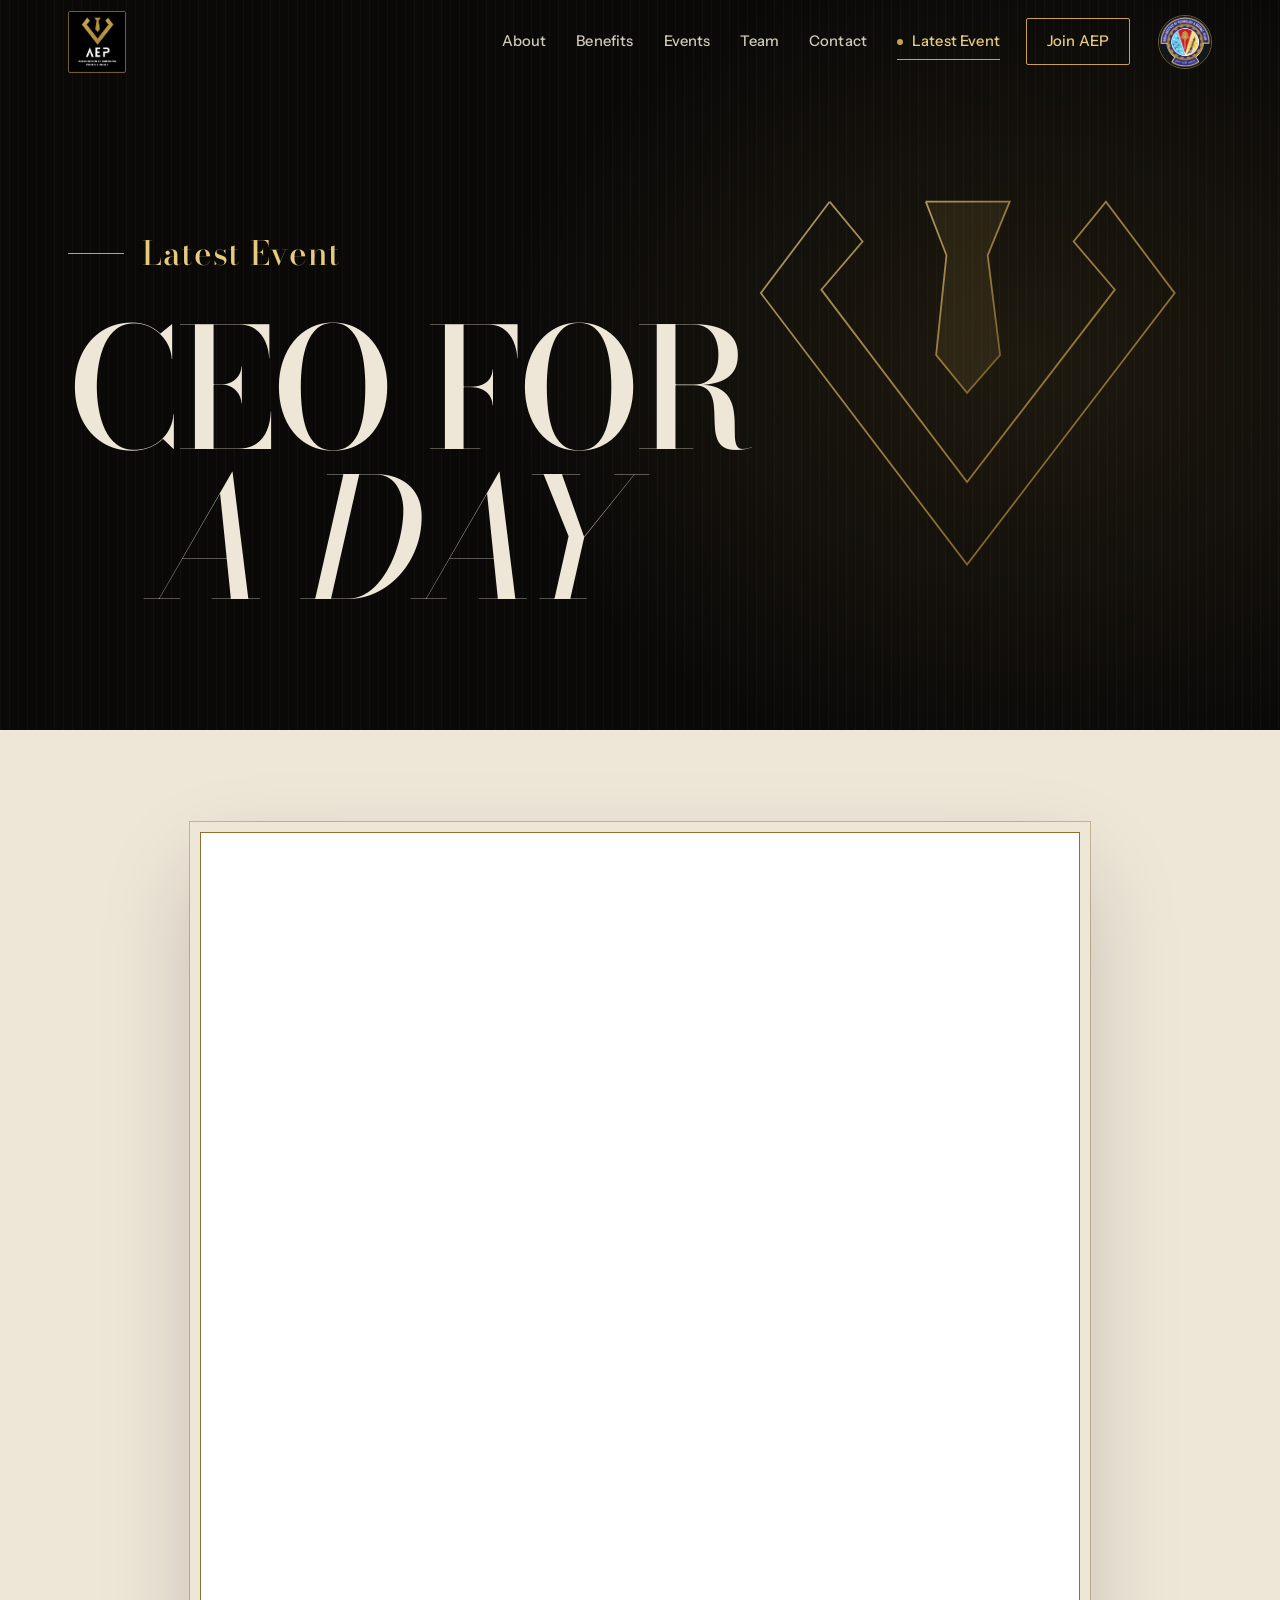
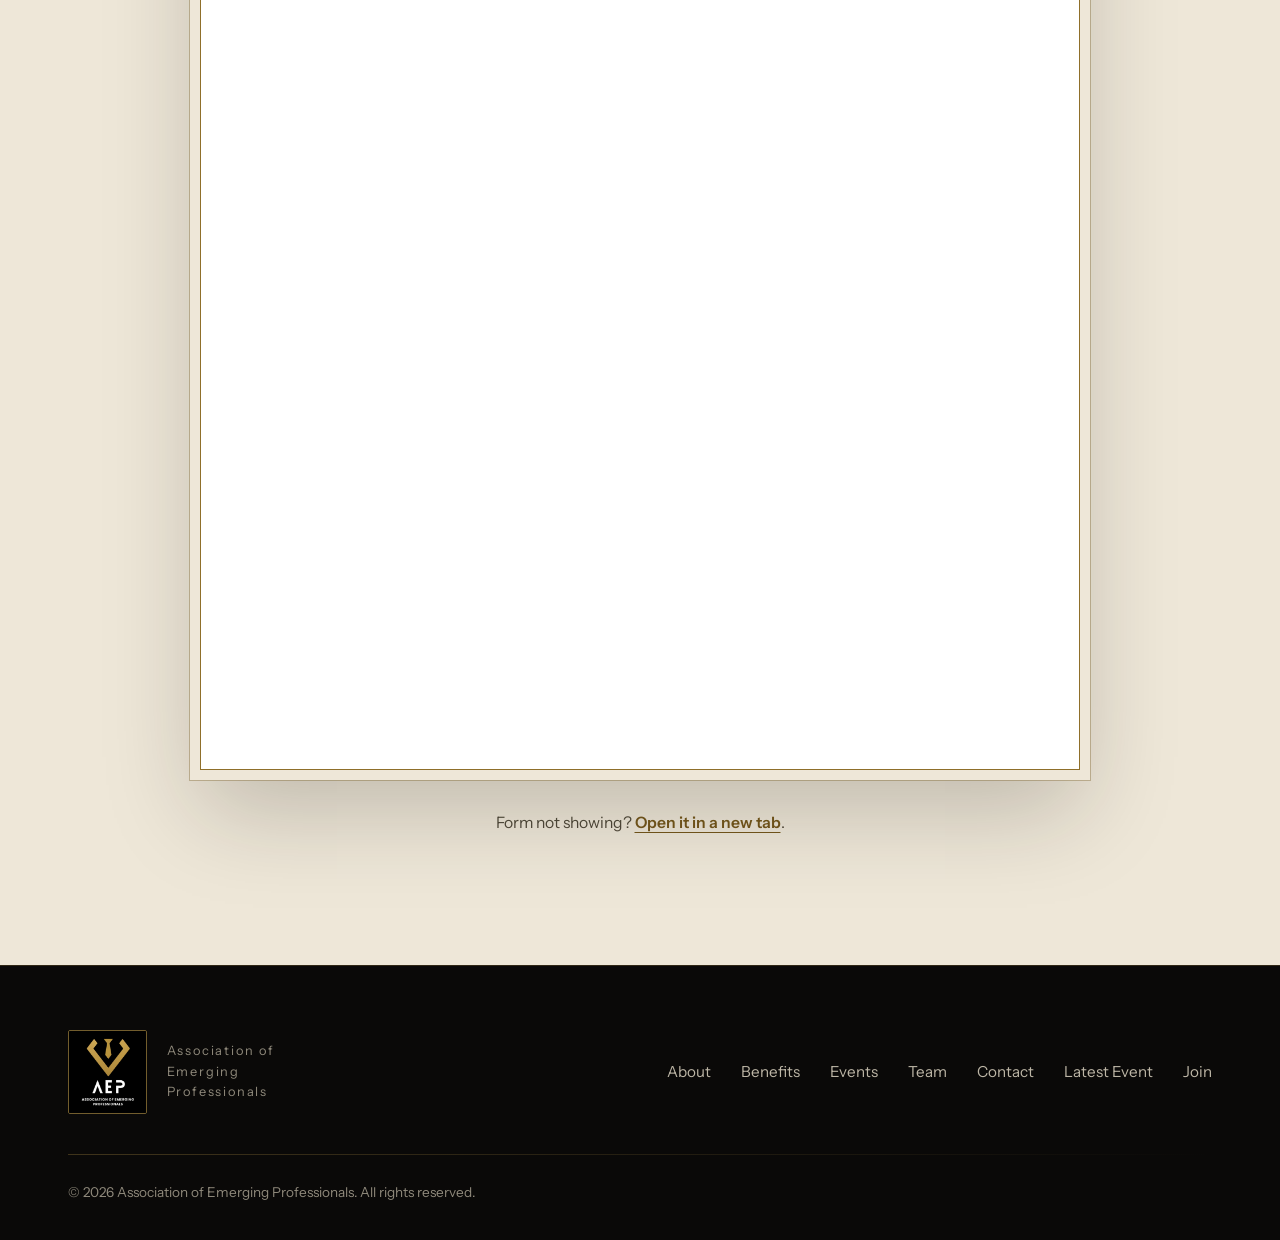
<file: latest-event.html>
<!DOCTYPE html>
<html lang="en">
<head>
    <meta charset="UTF-8">
    <meta name="viewport" content="width=device-width, initial-scale=1.0">
    <meta name="description" content="Latest Event — CEO FOR A DAY. Fill in the form to take part. Association of Emerging Professionals.">
    <title>Latest Event | AEP Association of Emerging Professionals</title>
    <link rel="preconnect" href="https://fonts.googleapis.com">
    <link rel="preconnect" href="https://fonts.gstatic.com" crossorigin>
    <link href="https://fonts.googleapis.com/css2?family=Bodoni+Moda:ital,opsz,wght@0,6..96,400;0,6..96,500;0,6..96,600;0,6..96,700;1,6..96,400;1,6..96,500&family=Instrument+Sans:wght@400;500;600&display=swap" rel="stylesheet">
    <script>document.documentElement.classList.add('js');</script>
    <link rel="stylesheet" href="style.css">
</head>
<body data-page="event">

    <!-- Preloader -->
    <div class="preloader" id="preloader">
        <div class="preloader-inner">
            <div class="preloader-logo">
                <img src="assets/aep-logo.jpeg" alt="AEP" class="preloader-logo-img">
            </div>
            <div class="preloader-bar"><div class="preloader-fill"></div></div>
            <p class="preloader-text">ASSOCIATION OF EMERGING PROFESSIONALS</p>
        </div>
    </div>

    <!-- Navigation -->
    <header class="navbar" id="navbar">
        <div class="nav-container">
            <a href="index.html" class="nav-logo">
                <img src="assets/aep-logo.jpeg" alt="AEP — Association of Emerging Professionals" class="logo-img">
            </a>
            <button class="nav-toggle" id="navToggle" aria-label="Toggle navigation">
                <span></span><span></span><span></span>
            </button>
            <nav class="nav-links" id="navLinks">
                <a href="index.html#about" class="nav-link">About</a>
                <a href="index.html#benefits" class="nav-link">Benefits</a>
                <a href="index.html#events" class="nav-link">Events</a>
                <a href="index.html#team" class="nav-link">Team</a>
                <a href="index.html#contact" class="nav-link">Contact</a>
                <a href="latest-event.html" class="nav-link nav-link--event" aria-current="page">Latest Event</a>
                <a href="index.html#join" class="nav-link nav-cta">Join AEP</a>
            </nav>
            <div class="nav-brand-markers" aria-label="Institution logos">
                <img src="assets/bitslogo.jpeg" alt="BITS logo" class="logo-img bits-logo-img">
            </div>
        </div>
    </header>

    <main>

        <!-- Latest Event -->
        <section class="event-hero" id="latest-event">
            <svg class="hero-lapel" viewBox="0 0 1080 760" aria-hidden="true" focusable="false">
                <defs>
                    <linearGradient id="brass" x1="0" y1="0" x2="1" y2="1">
                        <stop offset="0" stop-color="#E9CF86"/>
                        <stop offset="0.55" stop-color="#C9A24B"/>
                        <stop offset="1" stop-color="#8F6F2A"/>
                    </linearGradient>
                </defs>
                <path class="lapel-line lapel-line--outer" pathLength="1" d="M350 112 L250 245 L550 640 L852 245 L752 112 L705 170 L765 240 L550 520 L338 240 L398 170 Z"/>
                <path class="lapel-line lapel-line--tie" pathLength="1" d="M490 112 L612 112 L580 190 L598 335 L550 390 L505 335 L520 190 Z"/>
            </svg>
            <div class="event-hero-inner">
                <h1 class="event-page-title reveal">Latest Event</h1>
                <h2 class="event-name reveal">
                    <span>CEO FOR</span>
                    <span>A DAY</span>
                </h2>
            </div>
        </section>

        <!-- Registration form -->
        <section class="form-section" id="register">
            <div class="container">
                <div class="form-frame reveal">
                    <iframe
                        src="https://docs.google.com/forms/d/e/1FAIpQLSfuIrBtwG38bjQQil-oE7jMtRQ-ER6n5veg70_JqxfD9eFy8Q/viewform?embedded=true"
                        title="CEO FOR A DAY registration form"
                        loading="lazy">
                        Loading…
                    </iframe>
                </div>
                <p class="form-fallback">
                    Form not showing? <a href="https://docs.google.com/forms/d/e/1FAIpQLSfuIrBtwG38bjQQil-oE7jMtRQ-ER6n5veg70_JqxfD9eFy8Q/viewform" target="_blank" rel="noopener noreferrer">Open it in a new tab</a>.
                </p>
            </div>
        </section>

    </main>

    <!-- Footer-->
    <footer class="footer">
        <div class="container">
            <div class="footer-top">
                <div class="footer-brand">
                    <img src="assets/aep-logo.jpeg" alt="AEP — Association of Emerging Professionals" class="footer-logo-img">
                    <div class="footer-full">Association of Emerging Professionals</div>
                </div>
                <nav class="footer-nav">
                    <a href="index.html#about">About</a>
                    <a href="index.html#benefits">Benefits</a>
                    <a href="index.html#events">Events</a>
                    <a href="index.html#team">Team</a>
                    <a href="index.html#contact">Contact</a>
                    <a href="latest-event.html">Latest Event</a>
                    <a href="index.html#join">Join</a>
                </nav>
            </div>
            <div class="footer-divider" aria-hidden="true"></div>
            <p class="footer-copy">&copy; 2026 Association of Emerging Professionals. All rights reserved.</p>
        </div>
    </footer>

    <script src="script.js"></script>
</body>
</html>
</file>
<file: style.css>
/* ==========================================================================
   AEP — Association of Emerging Professionals
   Direction: boardroom tailoring. Warm black, midnight navy, ivory paper and
   brass gold, taken from the logo (a lapel and tie). Sections alternate dark
   and ivory like the lining of a jacket.
   ========================================================================== */

:root {
    --ink: #0a0908;
    --ink-2: #12100e;
    --navy: #0c1322;
    --navy-2: #141d31;
    --bone: #eee7d8;
    --bone-2: #e3d9c4;

    --gold: #c9a24b;
    --gold-hi: #e6cb7e;
    --gold-lo: #8f6f2a;
    --gold-deep: #74561a;

    --font-display: 'Bodoni Moda', 'Didot', 'Bodoni 72', Georgia, serif;
    --font-body: 'Instrument Sans', system-ui, -apple-system, 'Segoe UI', sans-serif;

    --nav-h: 84px;
    --gutter: clamp(20px, 4vw, 48px);
    --ease: cubic-bezier(0.2, 0.7, 0.1, 1);

    /* Theme tokens (dark is the default; ivory sections override them) */
    --bg: var(--ink);
    --fg: var(--bone);
    --fg-2: #bdb6a6;
    --line: rgba(201, 162, 75, 0.28);
    --accent: var(--gold-hi);
}

*, *::before, *::after {
    box-sizing: border-box;
    margin: 0;
    padding: 0;
}

html {
    scroll-behavior: smooth;
    scroll-padding-top: var(--nav-h);
    font-size: 16px;
    -webkit-text-size-adjust: 100%;
}

body {
    font-family: var(--font-body);
    background: var(--ink);
    color: var(--bone);
    line-height: 1.7;
    overflow-x: hidden;
    -webkit-font-smoothing: antialiased;
    text-rendering: optimizeLegibility;
}

img {
    max-width: 100%;
}

::selection {
    background: var(--gold);
    color: var(--ink);
}

:focus-visible {
    outline: 2px solid var(--accent);
    outline-offset: 4px;
}

/* ---- Preloader ------------------------------------------------------- */
.preloader {
    position: fixed;
    inset: 0;
    z-index: 9999;
    display: grid;
    place-items: center;
    background: var(--ink);
    transition: opacity 0.7s var(--ease), visibility 0.7s;
}

.preloader.hidden {
    opacity: 0;
    visibility: hidden;
    pointer-events: none;
}

.preloader-inner {
    text-align: center;
}

.preloader-logo-img {
    display: block;
    width: auto;
    height: 104px;
    margin: 0 auto;
    object-fit: contain;
}

.preloader-bar {
    width: 160px;
    height: 1px;
    margin: 28px auto 18px;
    background: rgba(201, 162, 75, 0.25);
    overflow: hidden;
}

.preloader-fill {
    width: 0;
    height: 100%;
    background: var(--gold);
    animation: loadBar 1.2s var(--ease) forwards;
}

.preloader-text {
    font-size: 0.7rem;
    font-weight: 500;
    letter-spacing: 0.32em;
    color: #8f897b;
}

@keyframes loadBar {
    to { width: 100%; }
}

/* ---- Navigation ------------------------------------------------------ */
.navbar {
    position: fixed;
    top: 0;
    left: 0;
    right: 0;
    z-index: 100;
    height: var(--nav-h);
    border-bottom: 1px solid transparent;
    transition: background 0.4s, border-color 0.4s, backdrop-filter 0.4s;
}

.navbar.scrolled {
    background: rgba(10, 9, 8, 0.94);
    -webkit-backdrop-filter: blur(14px);
    backdrop-filter: blur(14px);
    border-bottom-color: rgba(201, 162, 75, 0.22);
}

.nav-container {
    max-width: 1240px;
    height: 100%;
    margin: 0 auto;
    padding: 0 var(--gutter);
    display: flex;
    align-items: center;
    gap: 28px;
}

.nav-logo {
    display: flex;
    align-items: center;
    flex-shrink: 0;
    order: 1;
}

.logo-img {
    display: block;
    height: 62px;
    width: auto;
    object-fit: contain;
}

.nav-logo .logo-img,
.footer-logo-img {
    border: 1px solid rgba(201, 162, 75, 0.55);
    border-radius: 2px;
}

.nav-brand-markers {
    display: flex;
    align-items: center;
    flex-shrink: 0;
    order: 4;
}

.bits-logo-img {
    width: 54px;
    height: 54px;
    border-radius: 50%;
    object-fit: cover;
    border: 1px solid rgba(201, 162, 75, 0.55);
}

.nav-links {
    display: flex;
    align-items: center;
    gap: 2px;
    margin-left: auto;
    order: 3;
}

.nav-link {
    position: relative;
    padding: 10px 14px;
    font-size: 0.92rem;
    font-weight: 500;
    letter-spacing: 0.01em;
    color: #cfc8b8;
    text-decoration: none;
    transition: color 0.3s;
}

.nav-link::after {
    content: '';
    position: absolute;
    left: 14px;
    right: 14px;
    bottom: 4px;
    height: 1px;
    background: var(--gold);
    transform: scaleX(0);
    transform-origin: left;
    transition: transform 0.4s var(--ease);
}

.nav-link:hover,
.nav-link.active {
    color: var(--gold-hi);
}

.nav-link:hover::after,
.nav-link.active::after {
    transform: scaleX(1);
}

.nav-link--event::before {
    content: '';
    display: inline-block;
    width: 6px;
    height: 6px;
    margin-right: 9px;
    vertical-align: middle;
    border-radius: 50%;
    background: var(--gold);
    animation: livePulse 2.4s ease-in-out infinite;
}

@keyframes livePulse {
    0%, 100% { box-shadow: 0 0 0 0 rgba(201, 162, 75, 0.6); }
    50% { box-shadow: 0 0 0 6px rgba(201, 162, 75, 0); }
}

.nav-cta {
    margin-left: 10px;
    padding: 10px 20px;
    border: 1px solid var(--gold);
    border-radius: 2px;
    color: var(--gold-hi);
    transition: background 0.35s, color 0.35s;
}

.nav-cta::after {
    display: none;
}

.nav-cta:hover {
    background: var(--gold);
    color: var(--ink);
}

.nav-toggle {
    display: none;
    flex-direction: column;
    gap: 6px;
    order: 5;
    padding: 10px 6px;
    background: none;
    border: none;
    cursor: pointer;
}

.nav-toggle span {
    display: block;
    width: 26px;
    height: 1.5px;
    background: var(--gold-hi);
    transition: transform 0.3s, opacity 0.3s;
}

.nav-toggle.open span:nth-child(1) { transform: translateY(7.5px) rotate(45deg); }
.nav-toggle.open span:nth-child(2) { opacity: 0; }
.nav-toggle.open span:nth-child(3) { transform: translateY(-7.5px) rotate(-45deg); }

/* ---- Layout primitives ---------------------------------------------- */
.container {
    position: relative;
    max-width: 1240px;
    margin: 0 auto;
    padding: 0 var(--gutter);
}

.section {
    position: relative;
    padding: clamp(88px, 12vw, 160px) 0;
    background: var(--bg);
    color: var(--fg);
}

/* Ivory sections */
.about,
.contact,
.form-section {
    --bg: var(--bone);
    --fg: #1b1712;
    --fg-2: #4f4839;
    --line: rgba(116, 86, 26, 0.35);
    --accent: var(--gold-deep);
}

.events {
    --bg: var(--navy);
}

/* ---- Hero ------------------------------------------------------------ */
.hero {
    position: relative;
    isolation: isolate;
    min-height: 100vh;
    min-height: 100svh;
    display: flex;
    align-items: center;
    padding: calc(var(--nav-h) + 48px) 0 110px;
    overflow: hidden;
    background:
        radial-gradient(ellipse 60% 70% at 78% 48%, rgba(201, 162, 75, 0.1), transparent 70%),
        repeating-linear-gradient(90deg, rgba(238, 231, 216, 0.028) 0 1px, transparent 1px 9px),
        var(--ink);
}

.hero-lapel {
    position: absolute;
    z-index: -1;
    top: 50%;
    right: -9vw;
    width: min(66vw, 940px);
    height: auto;
    transform: translateY(-46%);
    fill: none;
    stroke: url(#brass);
    stroke-width: 2.6;
    stroke-linejoin: miter;
    overflow: visible;
}

.lapel-line {
    stroke-dasharray: 1;
    stroke-dashoffset: 0;
}

.js .lapel-line {
    stroke-dashoffset: 1;
}

.js .loaded .lapel-line--outer {
    animation: drawLine 2.6s var(--ease) 0.2s forwards;
}

.js .loaded .lapel-line--tie {
    animation: drawLine 1.6s var(--ease) 1.6s forwards, fillTie 1.2s ease 2.6s forwards;
}

@keyframes drawLine {
    to { stroke-dashoffset: 0; }
}

@keyframes fillTie {
    to { fill: rgba(201, 162, 75, 0.16); }
}

.hero-content {
    position: relative;
    width: 100%;
    max-width: 1240px;
    margin: 0 auto;
    padding: 0 var(--gutter);
}

.hero-badge {
    display: inline-flex;
    align-items: center;
    gap: 16px;
    font-size: 0.92rem;
    font-weight: 500;
    letter-spacing: 0.05em;
    color: var(--gold-hi);
}

.hero-badge::before {
    content: '';
    width: 48px;
    height: 1px;
    background: var(--gold);
}

.hero-title {
    margin: 28px 0 28px;
    font-family: var(--font-display);
    font-size: clamp(3.8rem, 12.4vw, 10.8rem);
    font-weight: 500;
    line-height: 0.88;
    letter-spacing: -0.025em;
    color: var(--bone);
}

.dual-text {
    display: block;
}

.dual-text--gold {
    padding-left: 0.55em;
    font-style: italic;
    font-weight: 400;
}

.hero-subtitle {
    display: inline-block;
    margin-bottom: 28px;
    padding-top: 22px;
    border-top: 1px solid var(--line);
    font-size: 0.88rem;
    font-weight: 500;
    letter-spacing: 0.34em;
    color: var(--gold);
}

.hero-divider {
    display: none;
}

.hero-desc {
    max-width: 52ch;
    margin-bottom: 44px;
    font-size: clamp(1.05rem, 1.5vw, 1.2rem);
    line-height: 1.75;
    color: var(--fg-2);
}

.hero-desc strong {
    color: var(--bone);
    font-weight: 600;
}

.hero-actions {
    display: flex;
    flex-wrap: wrap;
    gap: 16px;
}

.hero-scroll {
    position: absolute;
    left: max(var(--gutter), calc((100% - 1240px) / 2 + var(--gutter)));
    bottom: 36px;
}

.scroll-line {
    width: 1px;
    height: 56px;
    background: linear-gradient(to bottom, var(--gold), transparent);
    transform-origin: top;
    animation: scrollCue 2.4s ease-in-out infinite;
}

@keyframes scrollCue {
    0%, 100% { transform: scaleY(1); opacity: 1; }
    50% { transform: scaleY(0.55); opacity: 0.45; }
}

/* ---- Buttons --------------------------------------------------------- */
.btn {
    position: relative;
    display: inline-flex;
    align-items: center;
    gap: 14px;
    padding: 17px 32px;
    border: 1px solid var(--accent);
    border-radius: 2px;
    font-family: var(--font-body);
    font-size: 0.98rem;
    font-weight: 600;
    letter-spacing: 0.02em;
    text-decoration: none;
    cursor: pointer;
    overflow: hidden;
    transition: color 0.35s, transform 0.35s var(--ease), box-shadow 0.35s;
}

.btn-bg {
    position: absolute;
    inset: 0;
    z-index: 0;
}

.btn-text,
.btn-icon {
    position: relative;
    z-index: 1;
}

.btn-icon {
    transition: transform 0.35s var(--ease);
}

.btn-primary {
    border-color: var(--gold);
    color: #17120a;
}

.btn-primary .btn-bg {
    background: linear-gradient(135deg, var(--gold-hi), var(--gold) 55%, var(--gold-lo));
    transition: filter 0.35s;
}

.btn-primary:hover {
    transform: translateY(-2px);
    box-shadow: 0 14px 34px rgba(201, 162, 75, 0.28);
}

.btn-primary:hover .btn-bg {
    filter: brightness(1.1);
}

.btn-primary:hover .btn-icon {
    transform: translateX(5px);
}

.btn-outline {
    color: var(--accent);
    background: transparent;
}

.btn-outline .btn-bg {
    background: var(--accent);
    transform: scaleY(0);
    transform-origin: bottom;
    transition: transform 0.45s var(--ease);
}

.btn-outline:hover {
    color: var(--bg);
}

.btn-outline:hover .btn-bg {
    transform: scaleY(1);
}

.btn-lg {
    padding: 20px 46px;
    font-size: 1.02rem;
}

/* ---- Section headers ------------------------------------------------- */
.section-header {
    max-width: 920px;
    margin-bottom: clamp(48px, 7vw, 92px);
}

.section-tag {
    display: flex;
    align-items: center;
    gap: 16px;
    margin-bottom: 24px;
    font-size: 0.92rem;
    font-weight: 500;
    letter-spacing: 0.05em;
    color: var(--accent);
}

.section-tag::before {
    content: '';
    width: 44px;
    height: 1px;
    background: currentColor;
}

.section-title {
    font-family: var(--font-display);
    font-size: clamp(2.5rem, 6.2vw, 5.2rem);
    font-weight: 500;
    line-height: 1;
    letter-spacing: -0.018em;
    color: var(--fg);
}

.dual-heading span {
    display: block;
}

.dual-heading span:nth-child(2) {
    padding-left: 1.1em;
    font-style: italic;
    font-weight: 400;
}

.section-flourish {
    display: none;
}

/* ---- About (ivory) --------------------------------------------------- */
.about-grid {
    display: grid;
    grid-template-columns: repeat(2, minmax(0, 1fr));
    align-items: start;
}

.about-card {
    position: relative;
    padding-right: clamp(24px, 4.5vw, 72px);
}

.about-card--accent {
    padding-right: 0;
    padding-left: clamp(24px, 4.5vw, 72px);
    border-left: 1px solid var(--line);
}

.card-glow,
.card-border {
    display: none;
}

.card-content p {
    max-width: 44ch;
    margin-bottom: 1.2em;
    font-size: clamp(1.05rem, 1.4vw, 1.2rem);
    line-height: 1.8;
    color: var(--fg-2);
}

.card-content p:last-child {
    margin-bottom: 0;
}

.card-content .highlight-text {
    margin-top: 1.4em;
    font-family: var(--font-display);
    font-size: clamp(1.9rem, 3.2vw, 2.8rem);
    font-style: italic;
    line-height: 1.2;
    color: var(--fg);
}

.quote-mark {
    height: 0.55em;
    margin-bottom: 0.15em;
    font-family: var(--font-display);
    font-size: 7.5rem;
    line-height: 1;
    color: var(--gold-lo);
}

.card-content strong {
    font-weight: 600;
    color: var(--fg);
}

.card-content em {
    font-style: italic;
    color: var(--fg);
}

/* ---- Benefits -------------------------------------------------------- */
.benefits {
    background:
        repeating-linear-gradient(90deg, rgba(238, 231, 216, 0.022) 0 1px, transparent 1px 9px),
        var(--ink);
}

.benefits-grid {
    border-top: 1px solid var(--line);
}

.benefit-card {
    position: relative;
    display: grid;
    grid-template-columns: minmax(0, 1fr) minmax(0, 1.05fr);
    gap: 18px clamp(32px, 6vw, 96px);
    padding: clamp(32px, 4vw, 52px) 0;
    border-bottom: 1px solid var(--line);
    transition: background 0.5s;
}

.benefit-card:hover {
    background: linear-gradient(90deg, rgba(201, 162, 75, 0.08), transparent 70%);
}

.benefit-icon {
    position: absolute;
    left: 2px;
    top: clamp(44px, 5vw, 66px);
    width: 9px;
    height: 9px;
    background: var(--gold);
    transform: rotate(45deg);
}

.benefit-title {
    padding-left: 38px;
    font-family: var(--font-display);
    font-size: clamp(1.55rem, 2.6vw, 2.3rem);
    font-weight: 500;
    line-height: 1.15;
    letter-spacing: -0.01em;
    color: var(--bone);
    transition: color 0.35s;
}

.benefit-card:hover .benefit-title {
    color: var(--gold-hi);
}

.benefit-desc {
    max-width: 52ch;
    align-self: center;
    font-size: 1.05rem;
    line-height: 1.75;
    color: var(--fg-2);
}

.benefit-glow {
    display: none;
}

.more-benefits {
    margin-top: clamp(56px, 7vw, 96px);
    padding: clamp(32px, 5vw, 64px);
    border: 1px solid var(--line);
    background: linear-gradient(160deg, rgba(201, 162, 75, 0.07), transparent 55%);
}

.more-benefits-header {
    display: flex;
    align-items: center;
    gap: 18px;
    margin-bottom: 32px;
}

.more-star {
    width: 12px;
    height: 12px;
    flex-shrink: 0;
    background: var(--gold);
    transform: rotate(45deg);
}

.more-benefits-header h3 {
    font-family: var(--font-display);
    font-size: clamp(1.5rem, 2.4vw, 2rem);
    font-weight: 500;
    color: var(--gold-hi);
}

.more-list {
    list-style: none;
    display: grid;
    grid-template-columns: repeat(2, minmax(0, 1fr));
    gap: 6px 48px;
}

.more-item {
    display: flex;
    align-items: flex-start;
    gap: 16px;
    padding: 18px 0;
    border-top: 1px solid rgba(201, 162, 75, 0.16);
    font-size: 1.02rem;
    line-height: 1.6;
    color: #d5cebd;
}

.more-bullet {
    width: 6px;
    height: 6px;
    min-width: 6px;
    margin-top: 10px;
    background: var(--gold);
    transform: rotate(45deg);
}

/* ---- Events ---------------------------------------------------------- */
.events-block {
    margin-bottom: clamp(64px, 8vw, 112px);
}

.events-block:last-child {
    margin-bottom: 0;
}

.events-subtitle,
.team-subtitle {
    display: flex;
    align-items: center;
    gap: 24px;
    margin-bottom: clamp(32px, 4vw, 52px);
    font-family: var(--font-display);
    font-size: clamp(1.5rem, 2.4vw, 2.1rem);
    font-weight: 500;
    color: var(--bone);
}

.events-subtitle--upcoming {
    color: var(--gold-hi);
}

.events-subtitle-line:first-child,
.team-subtitle-line:first-child {
    display: none;
}

.events-subtitle-line,
.team-subtitle-line {
    flex: 1;
    height: 1px;
    background: linear-gradient(90deg, var(--line), transparent);
}

.events-grid {
    display: grid;
    grid-template-columns: repeat(3, minmax(0, 1fr));
    gap: clamp(28px, 3.5vw, 48px);
}

.event-card {
    position: relative;
}

.event-badge {
    position: absolute;
    top: 20px;
    left: 20px;
    z-index: 5;
    padding: 5px 13px;
    background: var(--gold);
    font-size: 0.8rem;
    font-weight: 600;
    letter-spacing: 0.04em;
    color: var(--ink);
}

.event-media {
    position: relative;
    aspect-ratio: 4 / 3;
    overflow: hidden;
    background: var(--navy-2);
}

/* Passepartout frame, like a matted photograph */
.event-media::after {
    content: '';
    position: absolute;
    inset: 10px;
    z-index: 4;
    border: 1px solid rgba(238, 231, 216, 0.34);
    pointer-events: none;
}

.event-placeholder {
    width: 100%;
    height: 100%;
    display: flex;
    flex-direction: column;
    align-items: center;
    justify-content: center;
    gap: 10px;
    font-size: 0.92rem;
    letter-spacing: 0.04em;
    color: #8f897b;
    background:
        repeating-linear-gradient(135deg, rgba(201, 162, 75, 0.06) 0 1px, transparent 1px 14px),
        var(--navy-2);
}

.event-placeholder-icon {
    font-size: 1.6rem;
    color: var(--gold);
    opacity: 0.7;
}

.event-title {
    padding-top: 22px;
    font-family: var(--font-display);
    font-size: clamp(1.25rem, 1.8vw, 1.55rem);
    font-weight: 500;
    line-height: 1.2;
    color: var(--bone);
    transition: color 0.35s;
}

.event-card:hover .event-title,
.event-card.is-flipped .event-title {
    color: var(--gold-hi);
}

.event-glow {
    display: none;
}

/* Previous events: photo turns over to reveal the story */
.event-media--flip {
    perspective: 1400px;
}

.event-face {
    position: absolute;
    inset: 0;
    backface-visibility: hidden;
    -webkit-backface-visibility: hidden;
    transition: transform 0.7s var(--ease);
}

.event-face--front img {
    width: 100%;
    height: 100%;
    display: block;
    object-fit: cover;
}

.event-face--back {
    display: flex;
    align-items: flex-start;
    padding: 30px 28px;
    background: var(--ink);
    transform: rotateY(180deg);
}

.event-card--flip.is-flipped .event-face--front {
    transform: rotateY(-180deg);
}

.event-card--flip.is-flipped .event-face--back {
    transform: rotateY(0);
}

.event-description {
    width: 100%;
    max-height: 100%;
    overflow-y: auto;
    padding-right: 8px;
    font-size: 0.9rem;
    line-height: 1.65;
    color: #d5cebd;
    scrollbar-width: thin;
    scrollbar-color: var(--gold-lo) transparent;
}

.event-description::-webkit-scrollbar {
    width: 4px;
}

.event-description::-webkit-scrollbar-thumb {
    background: var(--gold-lo);
}

.event-info-toggle {
    position: absolute;
    top: 18px;
    right: 18px;
    z-index: 6;
    width: 36px;
    height: 36px;
    display: flex;
    align-items: center;
    justify-content: center;
    border: 1px solid rgba(230, 203, 126, 0.7);
    border-radius: 50%;
    background: rgba(10, 9, 8, 0.7);
    -webkit-backdrop-filter: blur(6px);
    backdrop-filter: blur(6px);
    font-family: var(--font-body);
    font-size: 1.2rem;
    line-height: 1;
    color: var(--gold-hi);
    cursor: pointer;
    transition: transform 0.45s var(--ease), background 0.3s, color 0.3s;
}

.event-info-toggle:hover {
    background: var(--gold);
    color: var(--ink);
}

.event-card.is-flipped .event-info-toggle {
    transform: rotate(45deg);
}

/* ---- Team ------------------------------------------------------------ */
.team-block {
    margin-bottom: clamp(64px, 8vw, 112px);
}

.team-block:last-child {
    margin-bottom: 0;
}

.team-mentors-grid {
    display: grid;
    grid-template-columns: repeat(3, minmax(0, 1fr));
    gap: clamp(24px, 4vw, 56px);
}

.team-grid {
    display: flex;
    flex-wrap: wrap;
    justify-content: center;
    gap: 48px 28px;
}

.team-grid > .team-card {
    flex: 0 0 calc((100% - 3 * 28px) / 4);
}

.team-card {
    position: relative;
    text-align: center;
}

/* Arch frames: portraits sit in a tall arch, like a cabinet niche */
.team-photo-ring,
.team-photo--member {
    position: relative;
    aspect-ratio: 4 / 5;
    padding: 8px;
    border: 1px solid var(--line);
    border-radius: 999px 999px 0 0;
    transition: border-color 0.4s;
}

.team-photo-ring {
    margin: 0 auto 26px;
}

.team-photo--member {
    margin: 0 auto 22px;
}

.team-photo {
    width: 100%;
    height: 100%;
    overflow: hidden;
    border-radius: 999px 999px 0 0;
    background: var(--ink-2);
}

.team-photo--member {
    height: auto;
    background: none;
}

.team-photo-placeholder {
    width: 100%;
    height: 100%;
    overflow: hidden;
    border-radius: 999px 999px 0 0;
    background: var(--ink-2);
}

.team-photo img,
.team-photo-placeholder img {
    width: 100%;
    height: 100%;
    display: block;
    object-fit: cover;
    object-position: 50% 22%;
    transition: transform 0.8s var(--ease);
}

.team-card:hover .team-photo-ring,
.team-card:hover .team-photo--member {
    border-color: var(--gold);
}

.team-card:hover img {
    transform: scale(1.04);
}

.team-name {
    font-family: var(--font-display);
    font-size: clamp(1.05rem, 1.5vw, 1.3rem);
    font-weight: 500;
    line-height: 1.25;
    letter-spacing: 0.03em;
    color: var(--bone);
    transition: color 0.3s;
}

.team-card--mentor .team-name {
    font-size: clamp(1.25rem, 2vw, 1.7rem);
    letter-spacing: 0;
}

.team-card:hover .team-name {
    color: var(--gold-hi);
}

.team-role {
    margin-top: 6px;
    font-size: 0.78rem;
    font-weight: 500;
    letter-spacing: 0.16em;
    color: var(--gold);
}

.team-glow {
    display: none;
}

/* ---- Contact (ivory) ------------------------------------------------- */
.contact-card {
    position: relative;
    max-width: 920px;
}

.contact-glow,
.contact-icon {
    display: none;
}

.contact-label {
    margin-bottom: 14px;
    font-size: 1rem;
    font-weight: 500;
    color: var(--accent);
}

.contact-email {
    display: inline-block;
    margin-bottom: 36px;
    padding-bottom: 8px;
    border-bottom: 1px solid var(--gold-lo);
    font-family: var(--font-display);
    font-size: clamp(1.5rem, 5.2vw, 4rem);
    font-weight: 500;
    line-height: 1.1;
    letter-spacing: -0.015em;
    color: var(--fg);
    text-decoration: none;
    word-break: break-word;
    transition: color 0.3s, border-color 0.3s;
}

.contact-email:hover {
    color: var(--gold-deep);
    border-color: var(--gold-deep);
}

.contact-note {
    max-width: 44ch;
    margin-bottom: 36px;
    font-size: 1.1rem;
    line-height: 1.75;
    color: var(--fg-2);
}

/* ---- Join ------------------------------------------------------------ */
.join {
    overflow: hidden;
    padding: clamp(110px, 14vw, 200px) 0;
    background:
        repeating-linear-gradient(90deg, rgba(238, 231, 216, 0.024) 0 1px, transparent 1px 9px),
        radial-gradient(ellipse 55% 70% at 50% 50%, rgba(201, 162, 75, 0.13), transparent 70%),
        var(--ink);
}

.join-bg {
    position: absolute;
    inset: 0;
    display: flex;
    align-items: center;
    justify-content: center;
    pointer-events: none;
}

.join-ring {
    position: absolute;
    border: 1px solid rgba(201, 162, 75, 0.16);
    border-radius: 50%;
}

.join-ring--1 { width: min(90vw, 420px); aspect-ratio: 1; }
.join-ring--2 { width: min(130vw, 680px); aspect-ratio: 1; border-color: rgba(201, 162, 75, 0.1); }
.join-ring--3 { width: min(170vw, 940px); aspect-ratio: 1; border-color: rgba(201, 162, 75, 0.06); }

.join-content {
    position: relative;
    display: flex;
    justify-content: center;
    text-align: center;
}

.join-laurel {
    display: none;
}

.join-inner {
    max-width: 760px;
}

.join-inner .section-tag {
    justify-content: center;
    margin-bottom: 28px;
}

.join-inner .section-tag::after {
    content: '';
    width: 44px;
    height: 1px;
    background: currentColor;
}

.join-title {
    margin-bottom: 28px;
    font-family: var(--font-display);
    font-size: clamp(2.8rem, 8vw, 6.4rem);
    font-weight: 500;
    line-height: 0.98;
    letter-spacing: -0.02em;
    color: var(--bone);
}

.join-desc {
    max-width: 50ch;
    margin: 0 auto 44px;
    font-size: clamp(1.05rem, 1.5vw, 1.2rem);
    line-height: 1.75;
    color: var(--fg-2);
}

.join-note {
    margin-top: 26px;
    font-size: 0.95rem;
    font-style: italic;
    color: #8f897b;
}

/* ---- Footer ---------------------------------------------------------- */
.footer {
    position: relative;
    padding: 64px 0 36px;
    background: var(--ink);
    border-top: 1px solid rgba(201, 162, 75, 0.2);
}

.footer-top {
    display: flex;
    flex-wrap: wrap;
    align-items: center;
    justify-content: space-between;
    gap: 32px;
    margin-bottom: 40px;
}

.footer-brand {
    display: flex;
    align-items: center;
    gap: 20px;
}

.footer-logo-img {
    display: block;
    height: 84px;
    width: auto;
    object-fit: contain;
}

.footer-full {
    max-width: 18ch;
    font-size: 0.8rem;
    letter-spacing: 0.14em;
    line-height: 1.6;
    color: #8f897b;
}

.footer-nav {
    display: flex;
    flex-wrap: wrap;
    gap: 10px 30px;
}

.footer-nav a {
    font-size: 0.95rem;
    color: #bdb6a6;
    text-decoration: none;
    transition: color 0.3s;
}

.footer-nav a:hover {
    color: var(--gold-hi);
}

.footer-divider {
    height: 1px;
    margin-bottom: 26px;
    background: linear-gradient(90deg, var(--line), transparent);
}

.footer-copy {
    font-size: 0.85rem;
    color: #8f897b;
}

/* ---- Latest Event page ---------------------------------------------- */
.event-hero {
    position: relative;
    isolation: isolate;
    padding: calc(var(--nav-h) + clamp(64px, 11vw, 150px)) 0 clamp(64px, 9vw, 120px);
    overflow: hidden;
    background:
        radial-gradient(ellipse 60% 80% at 80% 50%, rgba(201, 162, 75, 0.11), transparent 70%),
        repeating-linear-gradient(90deg, rgba(238, 231, 216, 0.028) 0 1px, transparent 1px 9px),
        var(--ink);
}

.event-hero .hero-lapel {
    width: min(58vw, 760px);
    right: -4vw;
    opacity: 0.7;
}

.event-hero-inner {
    position: relative;
    max-width: 1240px;
    margin: 0 auto;
    padding: 0 var(--gutter);
}

.event-page-title {
    display: flex;
    align-items: center;
    gap: 18px;
    font-family: var(--font-display);
    font-size: clamp(1.4rem, 2.6vw, 2.1rem);
    font-weight: 500;
    letter-spacing: 0.02em;
    color: var(--gold-hi);
}

.event-page-title::before {
    content: '';
    width: 56px;
    height: 1px;
    background: var(--gold);
}

.event-name {
    margin-top: clamp(18px, 3vw, 34px);
    font-family: var(--font-display);
    font-size: clamp(3.4rem, 13vw, 11rem);
    font-weight: 500;
    line-height: 0.9;
    letter-spacing: -0.025em;
    color: var(--bone);
}

.event-name span {
    display: block;
}

.event-name span:nth-child(2) {
    padding-left: 0.5em;
    font-style: italic;
    font-weight: 400;
}

.form-section {
    padding: clamp(56px, 8vw, 110px) 0 clamp(72px, 10vw, 140px);
    background: var(--bg);
}

.form-frame {
    position: relative;
    max-width: 880px;
    margin: 0 auto;
    padding: clamp(10px, 2vw, 18px);
    background: #fff;
    border: 1px solid var(--gold-lo);
    box-shadow: 0 0 0 10px var(--bone), 0 0 0 11px var(--line), 0 40px 90px rgba(27, 23, 18, 0.22);
}

.form-frame iframe {
    display: block;
    width: 100%;
    height: 1500px;
    border: 0;
    background: #fff;
}

.form-fallback {
    max-width: 880px;
    margin: 40px auto 0;
    text-align: center;
    font-size: 0.98rem;
    color: var(--fg-2);
}

.form-fallback a {
    color: var(--gold-deep);
    font-weight: 600;
    text-underline-offset: 4px;
}

/* ---- Reveal (a quiet fade, nothing more) ----------------------------- */
.js .reveal {
    opacity: 0;
    transition: opacity 1s var(--ease);
}

.js .reveal.visible {
    opacity: 1;
}

.js .hero-content > .reveal:nth-child(2) { transition-delay: 0.12s; }
.js .hero-content > .reveal:nth-child(3) { transition-delay: 0.24s; }
.js .hero-content > .reveal:nth-child(4) { transition-delay: 0.36s; }
.js .hero-content > .reveal:nth-child(5) { transition-delay: 0.48s; }
.js .hero-content > .reveal:nth-child(6) { transition-delay: 0.6s; }

/* ---- Responsive ------------------------------------------------------ */
@media (max-width: 1040px) {
    .nav-toggle {
        display: flex;
    }

    .nav-brand-markers {
        order: 2;
        margin-left: auto;
    }

    .nav-links {
        position: fixed;
        top: var(--nav-h);
        left: 0;
        right: 0;
        flex-direction: column;
        align-items: stretch;
        gap: 0;
        margin: 0;
        padding: 12px var(--gutter) 28px;
        background: var(--ink);
        border-bottom: 1px solid var(--line);
        transform: translateY(-120%);
        visibility: hidden;
        transition: transform 0.5s var(--ease), visibility 0.5s;
    }

    .nav-links.open {
        transform: translateY(0);
        visibility: visible;
    }

    .nav-link {
        padding: 16px 4px;
        font-size: 1.05rem;
        border-bottom: 1px solid rgba(201, 162, 75, 0.14);
    }

    .nav-link::after {
        display: none;
    }

    .nav-cta {
        margin: 18px 0 0;
        text-align: center;
    }

    .team-grid > .team-card {
        flex-basis: calc((100% - 2 * 28px) / 3);
    }

    .events-grid {
        grid-template-columns: repeat(2, minmax(0, 1fr));
    }
}

@media (max-width: 900px) {
    .hero-lapel {
        right: -22vw;
        width: 110vw;
        opacity: 0.32;
    }

    .event-hero .hero-lapel {
        right: -26vw;
        width: 100vw;
        opacity: 0.28;
    }

    .about-grid {
        grid-template-columns: 1fr;
        gap: 56px;
    }

    .about-card {
        padding-right: 0;
    }

    .about-card--accent {
        padding-left: 0;
        padding-top: 48px;
        border-left: 0;
        border-top: 1px solid var(--line);
    }

    .benefit-card {
        grid-template-columns: 1fr;
    }

    .benefit-desc {
        padding-left: 38px;
    }

    .more-list {
        grid-template-columns: 1fr;
    }
}

@media (max-width: 720px) {
    .events-grid {
        grid-template-columns: 1fr;
    }

    .team-mentors-grid {
        grid-template-columns: 1fr;
        max-width: 340px;
        margin: 0 auto;
    }

    .team-grid > .team-card {
        flex-basis: calc((100% - 20px) / 2);
    }

    .team-grid {
        gap: 40px 20px;
    }

    .footer-top {
        flex-direction: column;
        align-items: flex-start;
    }
}

@media (max-width: 520px) {
    :root {
        --nav-h: 72px;
    }

    .logo-img {
        height: 52px;
    }

    .bits-logo-img {
        width: 46px;
        height: 46px;
    }

    .hero {
        padding-bottom: 96px;
    }

    .hero-actions {
        flex-direction: column;
        align-items: stretch;
    }

    .btn {
        justify-content: center;
    }

    .form-frame iframe {
        height: 1700px;
    }
}

@media (prefers-reduced-motion: reduce) {
    *, *::before, *::after {
        animation-duration: 0.01ms !important;
        animation-iteration-count: 1 !important;
        transition-duration: 0.01ms !important;
        scroll-behavior: auto !important;
    }

    .js .reveal {
        opacity: 1;
    }

    .js .lapel-line {
        stroke-dashoffset: 0;
    }
}
</file>
